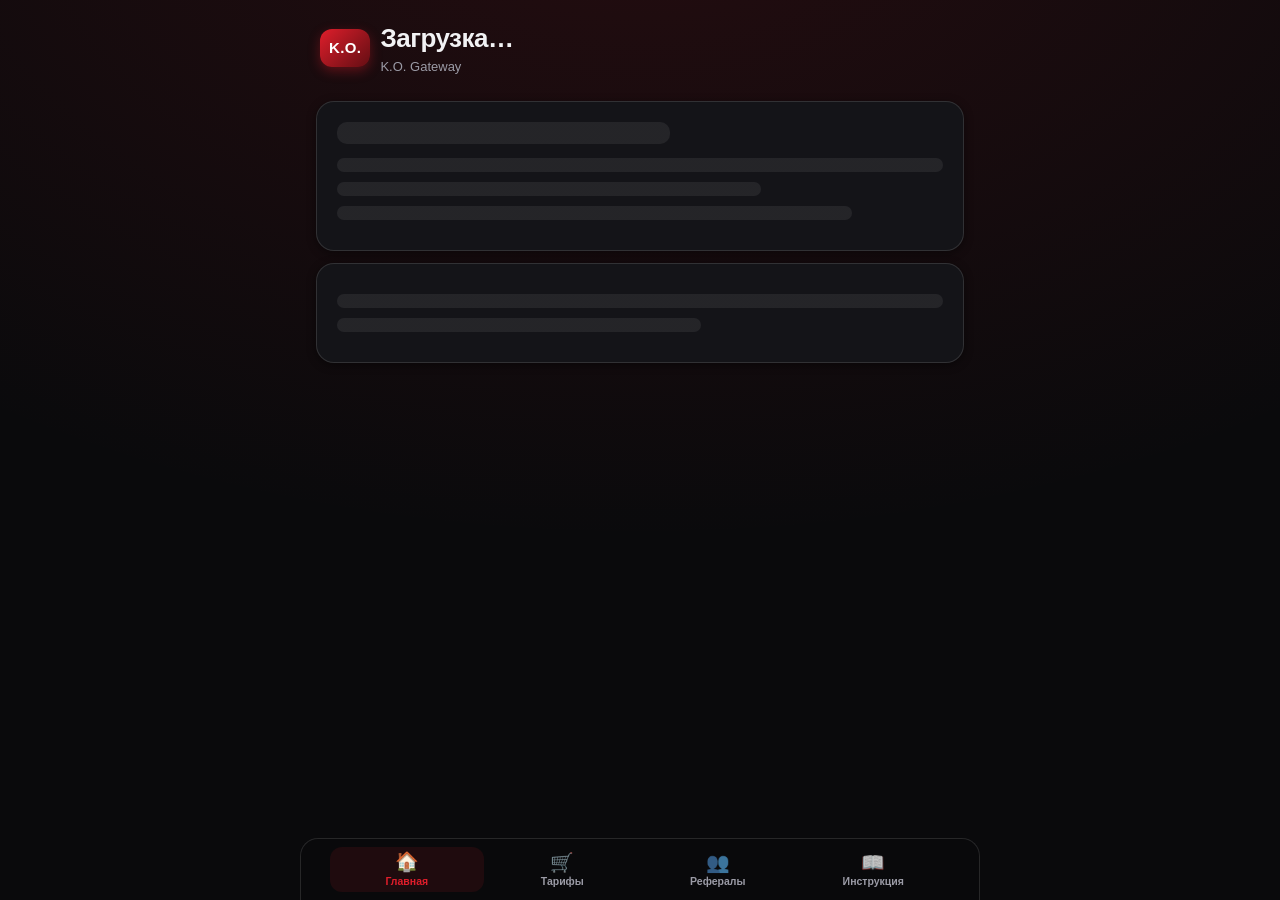
<file: static/index.html>
<!DOCTYPE html>
<html lang="ru">
<head>
<meta charset="UTF-8">
<meta name="viewport" content="width=device-width, initial-scale=1.0, viewport-fit=cover">
<meta name="theme-color" content="#0a0a0c">
<meta name="description" content="K.O. Gateway — управление подпиской и подключение">
<title>K.O. Gateway — подписка</title>
<!-- Telegram WebApp SDK: локальная копия (не зависит от доступности telegram.org
     и блокировок CDN). Файл статики отдаётся с нашего домена. -->
<script src="/static/telegram-web-app.js?v=20261114"></script>
<!-- SRI не применяется: официальный скрипт Telegram WebApp, его содержимое контролируется Telegram -->
<link rel="stylesheet" href="/static/style.css?v=20261114">
</head>
<body>
<div id="app">
  <div class="loading">Загрузка…</div>
</div>
<nav id="navbar" class="nav"><div class="nav-inner"></div></nav>
<div id="toast"></div>
<script src="/static/app.js?v=20261114"></script>
</body>
</html>
</file>
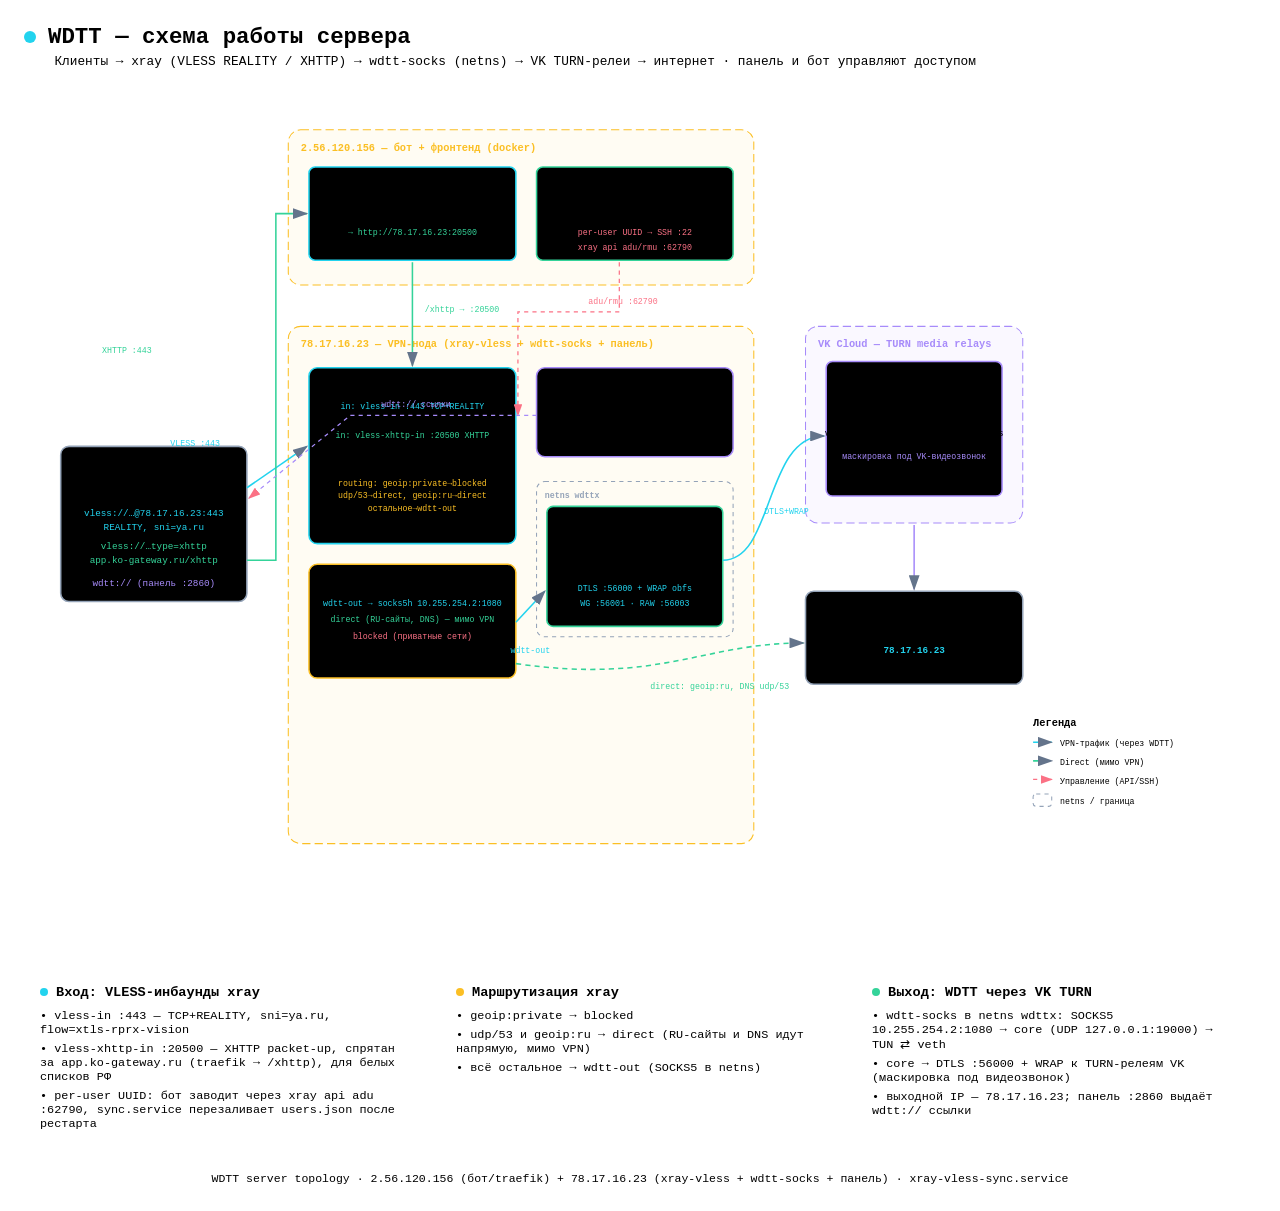
<file: docs/wdtt-architecture.html>
<!DOCTYPE html>
<html lang="ru">
<head>
  <meta charset="UTF-8">
  <meta name="viewport" content="width=device-width, initial-scale=1.0">
  <title>WDTT — схема работы сервера</title>
  <style>
    * { margin: 0; padding: 0; box-sizing: border-box; }
    body {
      font-family: 'JetBrains Mono', ui-monospace, monospace;
      color: var(--foreground);
      min-height: 100vh;
      padding: 1.5rem;
    }
    .container { max-width: 1240px; margin: 0 auto; }
    .header-row { display: flex; align-items: center; gap: .75rem; margin-bottom: .25rem; }
    .pulse-dot { width: 12px; height: 12px; background: #22d3ee; border-radius: 50%; animation: pulse 2s infinite; }
    @keyframes pulse { 0%,100% { opacity: 1; } 50% { opacity: .4; } }
    h1 { font-size: 1.4rem; font-weight: 700; }
    .subtitle { color: var(--muted-foreground); font-size: .8rem; margin: .25rem 0 1.25rem 1.9rem; }
    .diagram-container {
      background: var(--card);
      border-radius: 1rem;
      border: 1px solid var(--border);
      padding: 1rem;
      overflow-x: auto;
    }
    svg { width: 100%; min-width: 1000px; display: block; }
    .cards { display: grid; grid-template-columns: repeat(auto-fit, minmax(300px, 1fr)); gap: 1rem; margin-top: 1.25rem; }
    .card { background: var(--card); border: 1px solid var(--border); border-radius: .75rem; padding: 1rem; }
    .card-header { display: flex; align-items: center; gap: .5rem; margin-bottom: .6rem; }
    .card-dot { width: 8px; height: 8px; border-radius: 50%; }
    .cyan { background:#22d3ee; } .emerald { background:#34d399; } .amber { background:#fbbf24; } .rose { background:#fb7185; } .violet { background:#a78bfa; }
    .card h3 { font-size: .85rem; }
    .card ul { list-style: none; color: var(--muted-foreground); font-size: .74rem; }
    .card li { margin-bottom: .3rem; }
    .footer { text-align:center; color: var(--muted-foreground); font-size:.72rem; margin-top:1.25rem; }
  </style>
</head>
<body>
  <div class="container">
    <div class="header-row">
      <div class="pulse-dot"></div>
      <h1>WDTT — схема работы сервера</h1>
    </div>
    <p class="subtitle">Клиенты → xray (VLESS REALITY / XHTTP) → wdtt-socks (netns) → VK TURN-релеи → интернет · панель и бот управляют доступом</p>

    <div class="diagram-container">
      <svg viewBox="0 0 1160 800">
        <defs>
          <marker id="arrow" markerWidth="10" markerHeight="7" refX="9" refY="3.5" orient="auto">
            <polygon points="0 0, 10 3.5, 0 7" fill="#64748b"/>
          </marker>
          <marker id="arrowRose" markerWidth="10" markerHeight="7" refX="9" refY="3.5" orient="auto">
            <polygon points="0 0, 10 3.5, 0 7" fill="#fb7185"/>
          </marker>
          <pattern id="grid" width="40" height="40" patternUnits="userSpaceOnUse">
            <path d="M 40 0 L 0 0 0 40" fill="none" stroke="var(--border)" stroke-width="0.5"/>
          </pattern>
        </defs>
        <rect width="100%" height="100%" fill="url(#grid)"/>

        <!-- ================= КЛИЕНТЫ ================= -->
        <rect x="20" y="330" width="180" height="150" rx="8" fill="var(--card)" stroke="#94a3b8" stroke-width="1.5"/>
        <text x="110" y="355" fill="var(--foreground)" font-size="12" font-weight="700" text-anchor="middle">Клиенты</text>
        <text x="110" y="375" fill="var(--muted-foreground)" font-size="9" text-anchor="middle">iOS / Android / Win / Linux</text>
        <text x="110" y="397" fill="#22d3ee" font-size="9" text-anchor="middle">vless://…@78.17.16.23:443</text>
        <text x="110" y="411" fill="#22d3ee" font-size="9" text-anchor="middle">  REALITY, sni=ya.ru</text>
        <text x="110" y="429" fill="#34d399" font-size="9" text-anchor="middle">vless://…type=xhttp</text>
        <text x="110" y="443" fill="#34d399" font-size="9" text-anchor="middle">  app.ko-gateway.ru/xhttp</text>
        <text x="110" y="465" fill="#a78bfa" font-size="9" text-anchor="middle">wdtt:// (панель :2860)</text>

        <!-- ================= БОТ-СЕРВЕР ================= -->
        <rect x="240" y="24" width="450" height="150" rx="12" fill="rgba(251,191,36,0.05)" stroke="#fbbf24" stroke-width="1" stroke-dasharray="8,4"/>
        <text x="252" y="44" fill="#fbbf24" font-size="10" font-weight="700">2.56.120.156 — бот + фронтенд (docker)</text>

        <rect x="260" y="60" width="200" height="90" rx="6" fill="var(--card)" stroke="#22d3ee" stroke-width="1.5"/>
        <text x="360" y="82" fill="var(--foreground)" font-size="11" font-weight="600" text-anchor="middle">traefik :443</text>
        <text x="360" y="98" fill="var(--muted-foreground)" font-size="8" text-anchor="middle">app/auth.ko-gateway.ru (LE)</text>
        <text x="360" y="112" fill="var(--muted-foreground)" font-size="8" text-anchor="middle">Host(app) && PathPrefix(/xhttp)</text>
        <text x="360" y="126" fill="#34d399" font-size="8" text-anchor="middle">→ http://78.17.16.23:20500</text>
        <text x="360" y="140" fill="var(--muted-foreground)" font-size="8" text-anchor="middle">остальное → сайт/панель</text>

        <rect x="480" y="60" width="190" height="90" rx="6" fill="var(--card)" stroke="#34d399" stroke-width="1.5"/>
        <text x="575" y="82" fill="var(--foreground)" font-size="11" font-weight="600" text-anchor="middle">wdtt-bot (aiogram)</text>
        <text x="575" y="98" fill="var(--muted-foreground)" font-size="8" text-anchor="middle">Telegram-бот, /api, подписки</text>
        <text x="575" y="112" fill="var(--muted-foreground)" font-size="8" text-anchor="middle">генерит vless:// и vless_xhttp://</text>
        <text x="575" y="126" fill="#fb7185" font-size="8" text-anchor="middle">per-user UUID → SSH :22</text>
        <text x="575" y="140" fill="#fb7185" font-size="8" text-anchor="middle">xray api adu/rmu :62790</text>

        <!-- ================= VPN-НОДА ================= -->
        <rect x="240" y="214" width="450" height="500" rx="12" fill="rgba(251,191,36,0.05)" stroke="#fbbf24" stroke-width="1" stroke-dasharray="8,4"/>
        <text x="252" y="234" fill="#fbbf24" font-size="10" font-weight="700">78.17.16.23 — VPN-нода (xray-vless + wdtt-socks + панель)</text>

        <!-- xray -->
        <rect x="260" y="254" width="200" height="170" rx="8" fill="var(--card)" stroke="#22d3ee" stroke-width="1.5"/>
        <text x="360" y="276" fill="var(--foreground)" font-size="12" font-weight="700" text-anchor="middle">xray-vless</text>
        <text x="360" y="294" fill="#22d3ee" font-size="8" text-anchor="middle">in: vless-in :443 TCP+REALITY</text>
        <text x="360" y="306" fill="var(--muted-foreground)" font-size="8" text-anchor="middle">   sni=ya.ru, flow=vision, per-user UUID</text>
        <text x="360" y="322" fill="#34d399" font-size="8" text-anchor="middle">in: vless-xhttp-in :20500 XHTTP</text>
        <text x="360" y="334" fill="var(--muted-foreground)" font-size="8" text-anchor="middle">   packet-up, uplinkDataPlacement=header</text>
        <text x="360" y="350" fill="var(--muted-foreground)" font-size="8" text-anchor="middle">api :62790 (adu/rmu/inbounduser)</text>
        <text x="360" y="368" fill="#fbbf24" font-size="8" text-anchor="middle">routing: geoip:private→blocked</text>
        <text x="360" y="380" fill="#fbbf24" font-size="8" text-anchor="middle">udp/53→direct, geoip:ru→direct</text>
        <text x="360" y="392" fill="#fbbf24" font-size="8" text-anchor="middle">остальное→wdtt-out</text>
        <text x="360" y="412" fill="var(--muted-foreground)" font-size="8" text-anchor="middle">sync.service: users.json → оба инбаунда</text>

        <!-- outbounds -->
        <rect x="260" y="444" width="200" height="110" rx="8" fill="var(--card)" stroke="#fbbf24" stroke-width="1.5"/>
        <text x="360" y="466" fill="var(--foreground)" font-size="11" font-weight="700" text-anchor="middle">outbounds</text>
        <text x="360" y="484" fill="#22d3ee" font-size="8" text-anchor="middle">wdtt-out → socks5h 10.255.254.2:1080</text>
        <text x="360" y="500" fill="#34d399" font-size="8" text-anchor="middle">direct (RU-сайты, DNS) — мимо VPN</text>
        <text x="360" y="516" fill="#fb7185" font-size="8" text-anchor="middle">blocked (приватные сети)</text>
        <text x="360" y="540" fill="var(--muted-foreground)" font-size="8" text-anchor="middle">exit IP = 78.17.16.23 (NAT на ноде)</text>

        <!-- панель -->
        <rect x="480" y="254" width="190" height="86" rx="8" fill="var(--card)" stroke="#a78bfa" stroke-width="1.5"/>
        <text x="575" y="276" fill="var(--foreground)" font-size="11" font-weight="600" text-anchor="middle">панель WDTT :2860</text>
        <text x="575" y="292" fill="var(--muted-foreground)" font-size="8" text-anchor="middle">users, лимиты, трафик</text>
        <text x="575" y="306" fill="var(--muted-foreground)" font-size="8" text-anchor="middle">выдаёт wdtt:// ссылки клиентам</text>
        <text x="575" y="320" fill="var(--muted-foreground)" font-size="8" text-anchor="middle">/etc/wdtt/panel.db, users.json</text>

        <!-- netns wdtt-socks -->
        <rect x="480" y="364" width="190" height="150" rx="8" fill="transparent" stroke="#94a3b8" stroke-width="1" stroke-dasharray="4,4"/>
        <text x="488" y="380" fill="#94a3b8" font-size="8" font-weight="700">netns wdttx</text>
        <rect x="490" y="388" width="170" height="116" rx="6" fill="var(--card)" stroke="#34d399" stroke-width="1.5"/>
        <text x="575" y="408" fill="var(--foreground)" font-size="11" font-weight="700" text-anchor="middle">wdtt-socks</text>
        <text x="575" y="424" fill="var(--muted-foreground)" font-size="8" text-anchor="middle">SOCKS5 10.255.254.2:1080</text>
        <text x="575" y="438" fill="var(--muted-foreground)" font-size="8" text-anchor="middle">core: UDP 127.0.0.1:19000</text>
        <text x="575" y="452" fill="var(--muted-foreground)" font-size="8" text-anchor="middle">TUN ⇄ veth: host .1/24 ↔ ns .2/24</text>
        <text x="575" y="470" fill="#22d3ee" font-size="8" text-anchor="middle">DTLS :56000 + WRAP obfs</text>
        <text x="575" y="484" fill="#22d3ee" font-size="8" text-anchor="middle">WG :56001 · RAW :56003</text>
        <text x="575" y="498" fill="var(--muted-foreground)" font-size="8" text-anchor="middle">движок wg-turn-client/core</text>

        <!-- ================= VK CLOUD ================= -->
        <rect x="740" y="214" width="210" height="190" rx="12" fill="rgba(167,139,250,0.06)" stroke="#a78bfa" stroke-width="1" stroke-dasharray="8,4"/>
        <text x="752" y="234" fill="#a78bfa" font-size="10" font-weight="700">VK Cloud — TURN media relays</text>
        <rect x="760" y="248" width="170" height="130" rx="6" fill="var(--card)" stroke="#a78bfa" stroke-width="1.5"/>
        <text x="845" y="270" fill="var(--foreground)" font-size="11" font-weight="600" text-anchor="middle">mtr*.vk.com :443</text>
        <text x="845" y="288" fill="var(--muted-foreground)" font-size="8" text-anchor="middle">DTLS/TURN relay (UDP over 443)</text>
        <text x="845" y="304" fill="var(--muted-foreground)" font-size="8" text-anchor="middle">WRAP-обфускация (RTP-like)</text>
        <text x="845" y="320" fill="var(--muted-foreground)" font-size="8" text-anchor="middle">vk_hash → звонок → relay credentials</text>
        <text x="845" y="342" fill="#a78bfa" font-size="8" text-anchor="middle">маскировка под VK-видеозвонок</text>
        <text x="845" y="358" fill="var(--muted-foreground)" font-size="8" text-anchor="middle">в белых списках РФ проходит как VK</text>

        <!-- ================= ИНТЕРНЕТ ================= -->
        <rect x="740" y="470" width="210" height="90" rx="8" fill="var(--card)" stroke="#94a3b8" stroke-width="1.5"/>
        <text x="845" y="498" fill="var(--foreground)" font-size="12" font-weight="700" text-anchor="middle">Интернет</text>
        <text x="845" y="516" fill="var(--muted-foreground)" font-size="9" text-anchor="middle">весь трафик выходит с IP</text>
        <text x="845" y="530" fill="#22d3ee" font-size="9" font-weight="600" text-anchor="middle">78.17.16.23</text>

        <!-- ================= СВЯЗИ ================= -->
        <!-- клиенты → xray REALITY -->
        <line x1="200" y1="370" x2="258" y2="330" stroke="#22d3ee" stroke-width="1.5" marker-end="url(#arrow)"/>
        <text x="150" y="330" fill="#22d3ee" font-size="8" text-anchor="middle">VLESS :443</text>
        <!-- клиенты → traefik (xhttp) -->
        <path d="M 200 440 L 228 440 L 228 105 L 258 105" fill="none" stroke="#34d399" stroke-width="1.5" marker-end="url(#arrow)"/>
        <text x="60" y="240" fill="#34d399" font-size="8">XHTTP :443</text>
        <!-- traefik → xray :20500 -->
        <line x1="360" y1="152" x2="360" y2="252" stroke="#34d399" stroke-width="1.5" marker-end="url(#arrow)"/>
        <text x="372" y="200" fill="#34d399" font-size="8">/xhttp → :20500</text>
        <!-- xray outbounds → socks -->
        <line x1="460" y1="500" x2="488" y2="470" stroke="#22d3ee" stroke-width="1.5" marker-end="url(#arrow)"/>
        <text x="474" y="530" fill="#22d3ee" font-size="8" text-anchor="middle">wdtt-out</text>
        <!-- socks → VK TURN -->
        <path d="M 660 440 C 710 440 700 320 758 320" fill="none" stroke="#22d3ee" stroke-width="1.5" marker-end="url(#arrow)"/>
        <text x="700" y="395" fill="#22d3ee" font-size="8">DTLS+WRAP</text>
        <!-- VK → интернет -->
        <line x1="845" y1="406" x2="845" y2="468" stroke="#a78bfa" stroke-width="1.5" marker-end="url(#arrow)"/>
        <!-- direct → интернет -->
        <path d="M 460 540 C 600 560 640 520 738 520" fill="none" stroke="#34d399" stroke-width="1.5" stroke-dasharray="5,4" marker-end="url(#arrow)"/>
        <text x="590" y="565" fill="#34d399" font-size="8">direct: geoip:ru, DNS udp/53</text>
        <!-- bot → xray api (control) -->
        <path d="M 560 152 L 560 200 L 462 200 L 462 300" fill="none" stroke="#fb7185" stroke-width="1.2" stroke-dasharray="4,4" marker-end="url(#arrowRose)"/>
        <text x="530" y="192" fill="#fb7185" font-size="8">adu/rmu :62790</text>
        <!-- панель → клиенты (wdtt links) -->
        <path d="M 480 300 L 300 300 L 202 380" fill="none" stroke="#a78bfa" stroke-width="1.2" stroke-dasharray="4,4" marker-end="url(#arrowRose)"/>
        <text x="330" y="292" fill="#a78bfa" font-size="8">wdtt:// ссылки</text>

        <!-- legend -->
        <text x="960" y="600" fill="var(--foreground)" font-size="10" font-weight="700">Легенда</text>
        <line x1="960" y1="616" x2="978" y2="616" stroke="#22d3ee" stroke-width="1.5" marker-end="url(#arrow)"/>
        <text x="986" y="620" fill="var(--muted-foreground)" font-size="8">VPN-трафик (через WDTT)</text>
        <line x1="960" y1="634" x2="978" y2="634" stroke="#34d399" stroke-width="1.5" stroke-dasharray="5,4" marker-end="url(#arrow)"/>
        <text x="986" y="638" fill="var(--muted-foreground)" font-size="8">Direct (мимо VPN)</text>
        <line x1="960" y1="652" x2="978" y2="652" stroke="#fb7185" stroke-width="1.2" stroke-dasharray="4,4" marker-end="url(#arrowRose)"/>
        <text x="986" y="656" fill="var(--muted-foreground)" font-size="8">Управление (API/SSH)</text>
        <rect x="960" y="666" width="18" height="12" rx="3" fill="transparent" stroke="#94a3b8" stroke-width="1" stroke-dasharray="4,4"/>
        <text x="986" y="676" fill="var(--muted-foreground)" font-size="8">netns / граница</text>
      </svg>
    </div>

    <div class="cards">
      <div class="card">
        <div class="card-header"><div class="card-dot cyan"></div><h3>Вход: VLESS-инбаунды xray</h3></div>
        <ul>
          <li>• vless-in :443 — TCP+REALITY, sni=ya.ru, flow=xtls-rprx-vision</li>
          <li>• vless-xhttp-in :20500 — XHTTP packet-up, спрятан за app.ko-gateway.ru (traefik → /xhttp), для белых списков РФ</li>
          <li>• per-user UUID: бот заводит через xray api adu :62790, sync.service перезаливает users.json после рестарта</li>
        </ul>
      </div>
      <div class="card">
        <div class="card-header"><div class="card-dot amber"></div><h3>Маршрутизация xray</h3></div>
        <ul>
          <li>• geoip:private → blocked</li>
          <li>• udp/53 и geoip:ru → direct (RU-сайты и DNS идут напрямую, мимо VPN)</li>
          <li>• всё остальное → wdtt-out (SOCKS5 в netns)</li>
        </ul>
      </div>
      <div class="card">
        <div class="card-header"><div class="card-dot emerald"></div><h3>Выход: WDTT через VK TURN</h3></div>
        <ul>
          <li>• wdtt-socks в netns wdttx: SOCKS5 10.255.254.2:1080 → core (UDP 127.0.0.1:19000) → TUN ⇄ veth</li>
          <li>• core → DTLS :56000 + WRAP к TURN-релеям VK (маскировка под видеозвонок)</li>
          <li>• выходной IP — 78.17.16.23; панель :2860 выдаёт wdtt:// ссылки</li>
        </ul>
      </div>
    </div>

    <p class="footer">WDTT server topology · 2.56.120.156 (бот/traefik) + 78.17.16.23 (xray-vless + wdtt-socks + панель) · xray-vless-sync.service</p>
  </div>
</body>
</html>
</file>
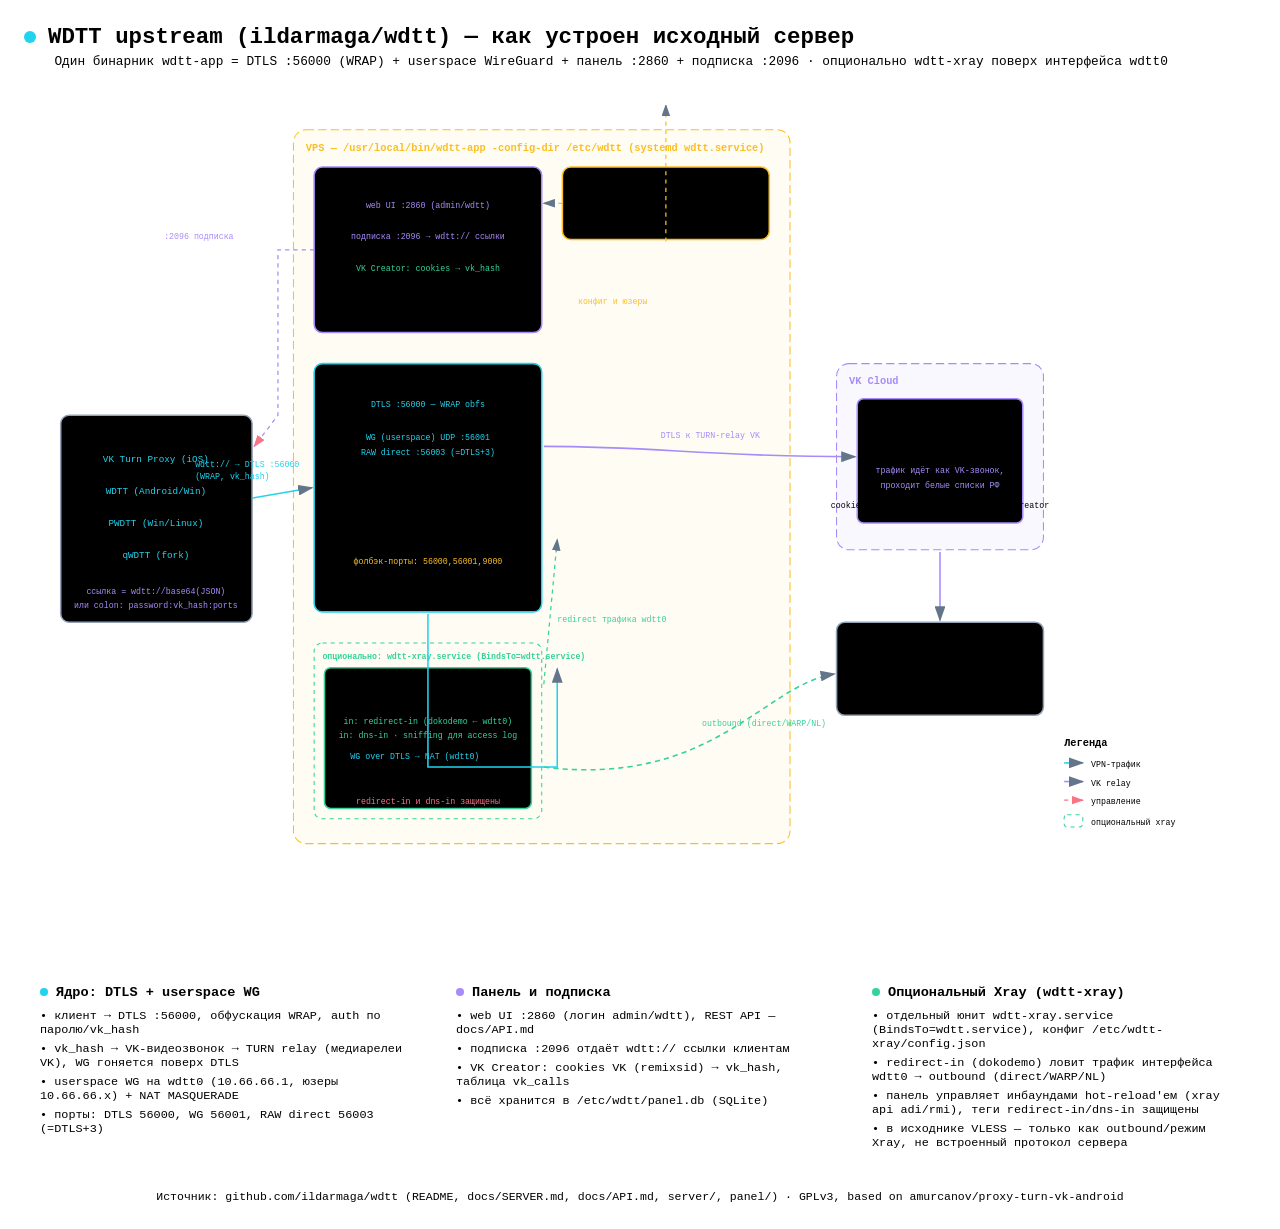
<file: docs/wdtt-upstream-architecture.html>
<!DOCTYPE html>
<html lang="ru">
<head>
  <meta charset="UTF-8">
  <meta name="viewport" content="width=device-width, initial-scale=1.0">
  <title>WDTT (upstream, ildarmaga/wdtt) — схема работы</title>
  <style>
    * { margin: 0; padding: 0; box-sizing: border-box; }
    body { font-family: 'JetBrains Mono', ui-monospace, monospace; color: var(--foreground); min-height: 100vh; padding: 1.5rem; }
    .container { max-width: 1240px; margin: 0 auto; }
    .header-row { display: flex; align-items: center; gap: .75rem; margin-bottom: .25rem; }
    .pulse-dot { width: 12px; height: 12px; background: #22d3ee; border-radius: 50%; animation: pulse 2s infinite; }
    @keyframes pulse { 0%,100% { opacity: 1; } 50% { opacity: .4; } }
    h1 { font-size: 1.4rem; font-weight: 700; }
    .subtitle { color: var(--muted-foreground); font-size: .8rem; margin: .25rem 0 1.25rem 1.9rem; }
    .diagram-container { background: var(--card); border-radius: 1rem; border: 1px solid var(--border); padding: 1rem; overflow-x: auto; }
    svg { width: 100%; min-width: 1000px; display: block; }
    .cards { display: grid; grid-template-columns: repeat(auto-fit, minmax(300px, 1fr)); gap: 1rem; margin-top: 1.25rem; }
    .card { background: var(--card); border: 1px solid var(--border); border-radius: .75rem; padding: 1rem; }
    .card-header { display: flex; align-items: center; gap: .5rem; margin-bottom: .6rem; }
    .card-dot { width: 8px; height: 8px; border-radius: 50%; }
    .cyan { background:#22d3ee; } .emerald { background:#34d399; } .amber { background:#fbbf24; } .rose { background:#fb7185; } .violet { background:#a78bfa; }
    .card h3 { font-size: .85rem; }
    .card ul { list-style: none; color: var(--muted-foreground); font-size: .74rem; }
    .card li { margin-bottom: .3rem; }
    .footer { text-align:center; color: var(--muted-foreground); font-size:.72rem; margin-top:1.25rem; }
  </style>
</head>
<body>
  <div class="container">
    <div class="header-row">
      <div class="pulse-dot"></div>
      <h1>WDTT upstream (ildarmaga/wdtt) — как устроен исходный сервер</h1>
    </div>
    <p class="subtitle">Один бинарник wdtt-app = DTLS :56000 (WRAP) + userspace WireGuard + панель :2860 + подписка :2096 · опционально wdtt-xray поверх интерфейса wdtt0</p>

    <div class="diagram-container">
      <svg viewBox="0 0 1160 800">
        <defs>
          <marker id="arrow" markerWidth="10" markerHeight="7" refX="9" refY="3.5" orient="auto">
            <polygon points="0 0, 10 3.5, 0 7" fill="#64748b"/>
          </marker>
          <marker id="arrowRose" markerWidth="10" markerHeight="7" refX="9" refY="3.5" orient="auto">
            <polygon points="0 0, 10 3.5, 0 7" fill="#fb7185"/>
          </marker>
          <pattern id="grid" width="40" height="40" patternUnits="userSpaceOnUse">
            <path d="M 40 0 L 0 0 0 40" fill="none" stroke="var(--border)" stroke-width="0.5"/>
          </pattern>
        </defs>
        <rect width="100%" height="100%" fill="url(#grid)"/>

        <!-- ================= КЛИЕНТЫ ================= -->
        <rect x="20" y="300" width="185" height="200" rx="8" fill="var(--card)" stroke="#94a3b8" stroke-width="1.5"/>
        <text x="112" y="325" fill="var(--foreground)" font-size="12" font-weight="700" text-anchor="middle">Клиенты</text>
        <text x="112" y="345" fill="#22d3ee" font-size="9" text-anchor="middle">VK Turn Proxy (iOS)</text>
        <text x="112" y="358" fill="var(--muted-foreground)" font-size="8" text-anchor="middle">wdtt:// colon, 1 хеш</text>
        <text x="112" y="376" fill="#22d3ee" font-size="9" text-anchor="middle">WDTT (Android/Win)</text>
        <text x="112" y="389" fill="var(--muted-foreground)" font-size="8" text-anchor="middle">wdtt:// colon, до 4 хешей</text>
        <text x="112" y="407" fill="#22d3ee" font-size="9" text-anchor="middle">PWDTT (Win/Linux)</text>
        <text x="112" y="420" fill="var(--muted-foreground)" font-size="8" text-anchor="middle">релизы pwdtt-client-*</text>
        <text x="112" y="438" fill="#22d3ee" font-size="9" text-anchor="middle">qWDTT (fork)</text>
        <text x="112" y="451" fill="var(--muted-foreground)" font-size="8" text-anchor="middle">qwdtt:// hashes=h1,h2…</text>
        <text x="112" y="473" fill="#a78bfa" font-size="8" text-anchor="middle">ссылка = wdtt://base64(JSON)</text>
        <text x="112" y="486" fill="#a78bfa" font-size="8" text-anchor="middle">или colon: password:vk_hash:ports</text>

        <!-- ================= VPS ГРАНИЦА ================= -->
        <rect x="245" y="24" width="480" height="690" rx="12" fill="rgba(251,191,36,0.05)" stroke="#fbbf24" stroke-width="1" stroke-dasharray="8,4"/>
        <text x="257" y="44" fill="#fbbf24" font-size="10" font-weight="700">VPS — /usr/local/bin/wdtt-app -config-dir /etc/wdtt (systemd wdtt.service)</text>

        <!-- server core -->
        <rect x="265" y="250" width="220" height="240" rx="8" fill="var(--card)" stroke="#22d3ee" stroke-width="1.5"/>
        <text x="375" y="272" fill="var(--foreground)" font-size="12" font-weight="700" text-anchor="middle">wdtt-server (core)</text>
        <text x="375" y="292" fill="#22d3ee" font-size="8" text-anchor="middle">DTLS :56000 — WRAP obfs</text>
        <text x="375" y="306" fill="var(--muted-foreground)" font-size="8" text-anchor="middle">auth: password / vk_hash</text>
        <text x="375" y="324" fill="#22d3ee" font-size="8" text-anchor="middle">WG (userspace) UDP :56001</text>
        <text x="375" y="338" fill="#22d3ee" font-size="8" text-anchor="middle">RAW direct :56003 (=DTLS+3)</text>
        <text x="375" y="356" fill="var(--muted-foreground)" font-size="8" text-anchor="middle">интерфейс wdtt0, 10.66.66.1</text>
        <text x="375" y="370" fill="var(--muted-foreground)" font-size="8" text-anchor="middle">юзерам 10.66.66.x, NAT MASQUERADE</text>
        <text x="375" y="388" fill="var(--muted-foreground)" font-size="8" text-anchor="middle">GETCONF multi-user + rate-limit</text>
        <text x="375" y="406" fill="var(--muted-foreground)" font-size="8" text-anchor="middle">логи: [WRAP] [DTLS] [WG] [ПОДКЛ]</text>
        <text x="375" y="420" fill="var(--muted-foreground)" font-size="8" text-anchor="middle">[RELAY] [СТАТ] [NAT] [TC]</text>
        <text x="375" y="444" fill="#fbbf24" font-size="8" text-anchor="middle">фолбэк-порты: 56000,56001,9000</text>
        <text x="375" y="466" fill="var(--muted-foreground)" font-size="8" text-anchor="middle">admin API: GET /health (-admin-addr)</text>

        <!-- панель -->
        <rect x="265" y="60" width="220" height="160" rx="8" fill="var(--card)" stroke="#a78bfa" stroke-width="1.5"/>
        <text x="375" y="82" fill="var(--foreground)" font-size="12" font-weight="700" text-anchor="middle">wdtt-panel</text>
        <text x="375" y="100" fill="#a78bfa" font-size="8" text-anchor="middle">web UI :2860 (admin/wdtt)</text>
        <text x="375" y="114" fill="var(--muted-foreground)" font-size="8" text-anchor="middle">3x-ui-стиль: users, inbound, трафик</text>
        <text x="375" y="130" fill="#a78bfa" font-size="8" text-anchor="middle">подписка :2096 → wdtt:// ссылки</text>
        <text x="375" y="144" fill="var(--muted-foreground)" font-size="8" text-anchor="middle">REST API (docs/API.md), ACME</text>
        <text x="375" y="160" fill="#34d399" font-size="8" text-anchor="middle">VK Creator: cookies → vk_hash</text>
        <text x="375" y="174" fill="var(--muted-foreground)" font-size="8" text-anchor="middle">таблица vk_calls (живые звонки)</text>
        <text x="375" y="196" fill="var(--muted-foreground)" font-size="8" text-anchor="middle">хранение: /etc/wdtt/panel.db (SQLite)</text>

        <!-- xray опционально -->
        <rect x="265" y="520" width="220" height="170" rx="8" fill="transparent" stroke="#34d399" stroke-width="1" stroke-dasharray="4,4"/>
        <text x="273" y="536" fill="#34d399" font-size="8" font-weight="700">опционально: wdtt-xray.service (BindsTo=wdtt.service)</text>
        <rect x="275" y="544" width="200" height="136" rx="6" fill="var(--card)" stroke="#34d399" stroke-width="1.5"/>
        <text x="375" y="564" fill="var(--foreground)" font-size="11" font-weight="700" text-anchor="middle">wdtt-xray</text>
        <text x="375" y="582" fill="var(--muted-foreground)" font-size="8" text-anchor="middle">конфиг /etc/wdtt-xray/config.json</text>
        <text x="375" y="598" fill="#34d399" font-size="8" text-anchor="middle">in: redirect-in (dokodemo ← wdtt0)</text>
        <text x="375" y="612" fill="#34d399" font-size="8" text-anchor="middle">in: dns-in · sniffing для access log</text>
        <text x="375" y="628" fill="var(--muted-foreground)" font-size="8" text-anchor="middle">out: freedom / WARP / NL-прокси</text>
        <text x="375" y="644" fill="var(--muted-foreground)" font-size="8" text-anchor="middle">stats + api, hot-reload adi/rmi</text>
        <text x="375" y="660" fill="var(--muted-foreground)" font-size="8" text-anchor="middle">панель управляет через /panel/xray/*</text>
        <text x="375" y="676" fill="#fb7185" font-size="8" text-anchor="middle">redirect-in и dns-in защищены</text>

        <!-- панель.db связь -->
        <rect x="505" y="60" width="200" height="70" rx="8" fill="var(--card)" stroke="#fbbf24" stroke-width="1.5"/>
        <text x="605" y="84" fill="var(--foreground)" font-size="11" font-weight="700" text-anchor="middle">panel.db (SQLite)</text>
        <text x="605" y="100" fill="var(--muted-foreground)" font-size="8" text-anchor="middle">inbound, users, settings, vk_cookies,</text>
        <text x="605" y="114" fill="var(--muted-foreground)" font-size="8" text-anchor="middle">vk_calls, xray meta/config</text>

        <!-- ================= VK CLOUD ================= -->
        <rect x="770" y="250" width="200" height="180" rx="12" fill="rgba(167,139,250,0.06)" stroke="#a78bfa" stroke-width="1" stroke-dasharray="8,4"/>
        <text x="782" y="270" fill="#a78bfa" font-size="10" font-weight="700">VK Cloud</text>
        <rect x="790" y="284" width="160" height="120" rx="6" fill="var(--card)" stroke="#a78bfa" stroke-width="1.5"/>
        <text x="870" y="306" fill="var(--foreground)" font-size="11" font-weight="600" text-anchor="middle">TURN media relays</text>
        <text x="870" y="324" fill="var(--muted-foreground)" font-size="8" text-anchor="middle">vk_hash = join link видеозвонка</text>
        <text x="870" y="338" fill="var(--muted-foreground)" font-size="8" text-anchor="middle">→ звонок → creds relay (ICE)</text>
        <text x="870" y="356" fill="#a78bfa" font-size="8" text-anchor="middle">трафик идёт как VK-звонок,</text>
        <text x="870" y="370" fill="#a78bfa" font-size="8" text-anchor="middle">проходит белые списки РФ</text>
        <text x="870" y="390" fill="var(--muted-foreground)" font-size="8" text-anchor="middle">cookies (remixsid) — WhitelistBypass.Creator</text>

        <!-- ================= ИНТЕРНЕТ ================= -->
        <rect x="770" y="500" width="200" height="90" rx="8" fill="var(--card)" stroke="#94a3b8" stroke-width="1.5"/>
        <text x="870" y="528" fill="var(--foreground)" font-size="12" font-weight="700" text-anchor="middle">Интернет</text>
        <text x="870" y="546" fill="var(--muted-foreground)" font-size="9" text-anchor="middle">exit IP = IP VPS</text>
        <text x="870" y="562" fill="var(--muted-foreground)" font-size="9" text-anchor="middle">(NAT MASQUERADE на wdtt0)</text>

        <!-- ================= СВЯЗИ ================= -->
        <!-- клиенты → DTLS -->
        <line x1="205" y1="380" x2="263" y2="370" stroke="#22d3ee" stroke-width="1.5" marker-end="url(#arrow)"/>
        <text x="150" y="350" fill="#22d3ee" font-size="8">wdtt:// → DTLS :56000</text>
        <text x="150" y="362" fill="#22d3ee" font-size="8">(WRAP, vk_hash)</text>
        <!-- DTLS → WG/NAT → интернет (через relay) -->
        <path d="M 375 492 L 375 640 L 500 640 L 500 545" fill="none" stroke="#22d3ee" stroke-width="1.5" marker-end="url(#arrow)"/>
        <text x="300" y="632" fill="#22d3ee" font-size="8">WG over DTLS → NAT (wdtt0)</text>
        <!-- сервер → VK relay -->
        <path d="M 487 330 C 600 330 640 340 788 340" fill="none" stroke="#a78bfa" stroke-width="1.5" marker-end="url(#arrow)"/>
        <text x="600" y="322" fill="#a78bfa" font-size="8">DTLS к TURN-relay VK</text>
        <!-- relay → интернет -->
        <line x1="870" y1="432" x2="870" y2="498" stroke="#a78bfa" stroke-width="1.5" marker-end="url(#arrow)"/>
        <!-- panel.db → server/panel -->
        <line x1="505" y1="95" x2="487" y2="95" stroke="#fbbf24" stroke-width="1.2" stroke-dasharray="4,4" marker-end="url(#arrow)"/>
        <line x1="605" y1="132" x2="605" y2="200 L 487 200 L 487 280" fill="none" stroke="#fbbf24" stroke-width="1.2" stroke-dasharray="4,4" marker-end="url(#arrow)"/>
        <text x="520" y="192" fill="#fbbf24" font-size="8">конфиг и юзеры</text>
        <!-- панель → подписка → клиенты -->
        <path d="M 265 140 L 230 140 L 230 300 L 207 330" fill="none" stroke="#a78bfa" stroke-width="1.2" stroke-dasharray="4,4" marker-end="url(#arrowRose)"/>
        <text x="120" y="130" fill="#a78bfa" font-size="8">:2096 подписка</text>
        <!-- xray tap wdtt0 -->
        <line x1="487" y1="560" x2="500" y2="420" stroke="#34d399" stroke-width="1.2" stroke-dasharray="4,4" marker-end="url(#arrow)"/>
        <text x="500" y="500" fill="#34d399" font-size="8">redirect трафика wdtt0</text>
        <!-- xray out → интернет -->
        <path d="M 487 640 C 650 660 700 560 768 550" fill="none" stroke="#34d399" stroke-width="1.5" stroke-dasharray="5,4" marker-end="url(#arrow)"/>
        <text x="640" y="600" fill="#34d399" font-size="8">outbound (direct/WARP/NL)</text>

        <!-- legend -->
        <text x="990" y="620" fill="var(--foreground)" font-size="10" font-weight="700">Легенда</text>
        <line x1="990" y1="636" x2="1008" y2="636" stroke="#22d3ee" stroke-width="1.5" marker-end="url(#arrow)"/>
        <text x="1016" y="640" fill="var(--muted-foreground)" font-size="8">VPN-трафик</text>
        <line x1="990" y1="654" x2="1008" y2="654" stroke="#a78bfa" stroke-width="1.5" marker-end="url(#arrow)"/>
        <text x="1016" y="658" fill="var(--muted-foreground)" font-size="8">VK relay</text>
        <line x1="990" y1="672" x2="1008" y2="672" stroke="#fb7185" stroke-width="1.2" stroke-dasharray="4,4" marker-end="url(#arrowRose)"/>
        <text x="1016" y="676" fill="var(--muted-foreground)" font-size="8">управление</text>
        <rect x="990" y="686" width="18" height="12" rx="3" fill="transparent" stroke="#34d399" stroke-width="1" stroke-dasharray="4,4"/>
        <text x="1016" y="696" fill="var(--muted-foreground)" font-size="8">опциональный xray</text>
      </svg>
    </div>

    <div class="cards">
      <div class="card">
        <div class="card-header"><div class="card-dot cyan"></div><h3>Ядро: DTLS + userspace WG</h3></div>
        <ul>
          <li>• клиент → DTLS :56000, обфускация WRAP, auth по паролю/vk_hash</li>
          <li>• vk_hash → VK-видеозвонок → TURN relay (медиарелеи VK), WG гоняется поверх DTLS</li>
          <li>• userspace WG на wdtt0 (10.66.66.1, юзеры 10.66.66.x) + NAT MASQUERADE</li>
          <li>• порты: DTLS 56000, WG 56001, RAW direct 56003 (=DTLS+3)</li>
        </ul>
      </div>
      <div class="card">
        <div class="card-header"><div class="card-dot violet"></div><h3>Панель и подписка</h3></div>
        <ul>
          <li>• web UI :2860 (логин admin/wdtt), REST API — docs/API.md</li>
          <li>• подписка :2096 отдаёт wdtt:// ссылки клиентам</li>
          <li>• VK Creator: cookies VK (remixsid) → vk_hash, таблица vk_calls</li>
          <li>• всё хранится в /etc/wdtt/panel.db (SQLite)</li>
        </ul>
      </div>
      <div class="card">
        <div class="card-header"><div class="card-dot emerald"></div><h3>Опциональный Xray (wdtt-xray)</h3></div>
        <ul>
          <li>• отдельный юнит wdtt-xray.service (BindsTo=wdtt.service), конфиг /etc/wdtt-xray/config.json</li>
          <li>• redirect-in (dokodemo) ловит трафик интерфейса wdtt0 → outbound (direct/WARP/NL)</li>
          <li>• панель управляет инбаундами hot-reload'ем (xray api adi/rmi), теги redirect-in/dns-in защищены</li>
          <li>• в исходнике VLESS — только как outbound/режим Xray, не встроенный протокол сервера</li>
        </ul>
      </div>
    </div>

    <p class="footer">Источник: github.com/ildarmaga/wdtt (README, docs/SERVER.md, docs/API.md, server/, panel/) · GPLv3, based on amurcanov/proxy-turn-vk-android</p>
  </div>
</body>
</html>
</file>
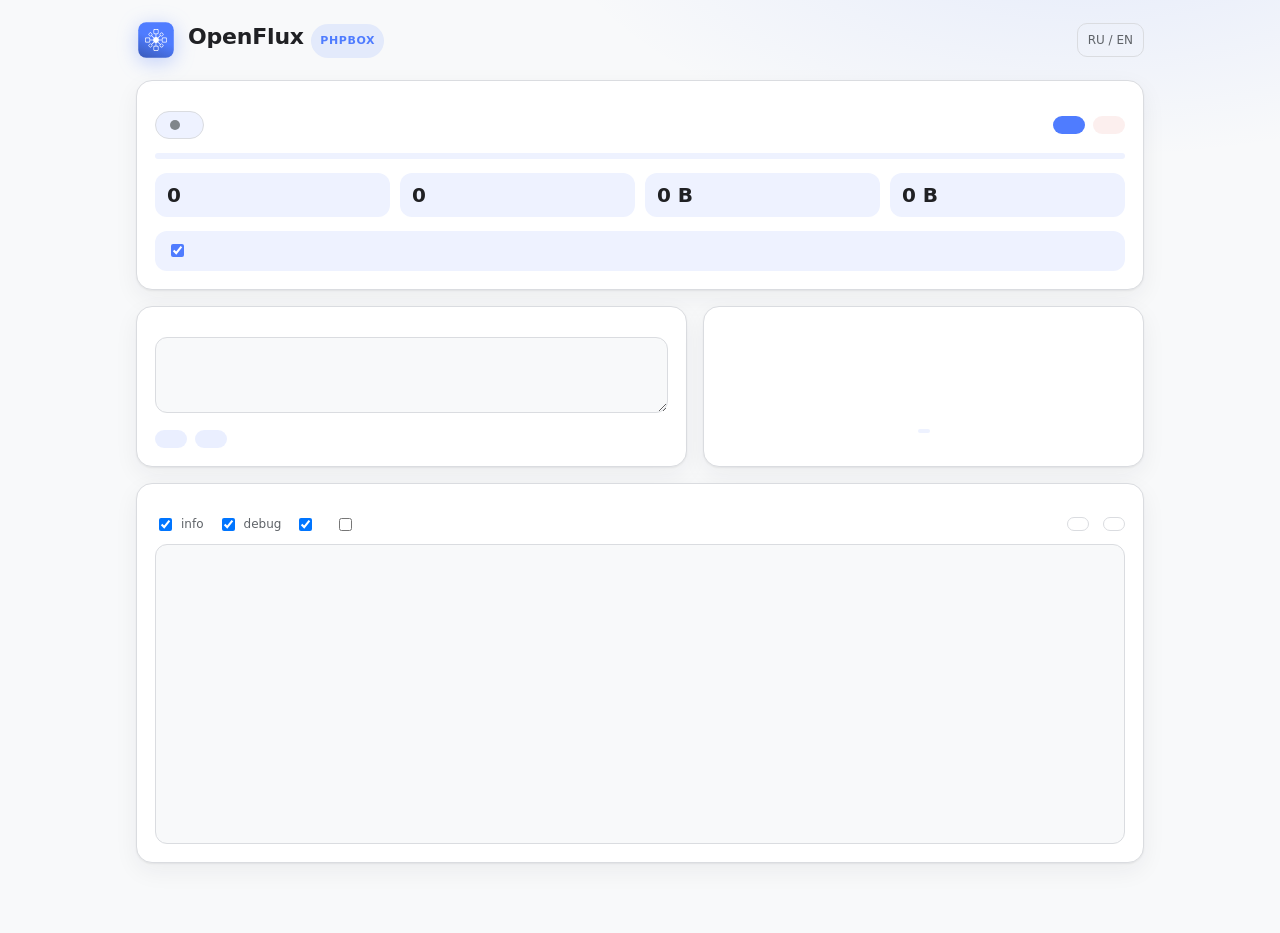
<file: OpenFlux/deploy/phpbox/lib/page.html>
<!doctype html>
<html lang="ru">
<head>
<meta charset="utf-8">
<meta name="viewport" content="width=device-width,initial-scale=1">
<meta name="robots" content="noindex">
<title>%%TITLE%% · OpenFlux</title>
<style>
:root{
  --bg:#F8F9FA;--surface:#fff;--tonal:#EEF2FF;--border:#DADCE0;--text:#202124;--text2:#5F6368;--hint:#80868B;
  --accent:#4F7CFF;--accent-press:#3B5DBF;--accent-soft:rgba(79,124,255,.12);--ok:#1E8E3E;--warn:#D97706;--danger:#D93025;
  --danger-soft:rgba(217,48,37,.08);--ok-soft:rgba(30,142,62,.10);--warn-soft:rgba(251,191,36,.16);--log:#3C4043;--shadow:0 1px 2px rgba(0,0,0,.06),0 8px 24px rgba(31,41,55,.06);
}
@media (prefers-color-scheme:dark){:root:not([data-theme=light]){
  --bg:#080B12;--surface:#131722;--tonal:#1B2233;--border:#2A3446;--text:#fff;--text2:#8A92A6;--hint:#5A6272;
  --accent-press:#3B5DBF;--accent-soft:rgba(79,124,255,.16);--ok:#34D399;--warn:#FBBF24;--danger:#F28B82;
  --danger-soft:rgba(242,139,130,.12);--ok-soft:rgba(52,211,153,.12);--warn-soft:rgba(251,191,36,.12);--log:#DADCE0;--shadow:0 1px 2px rgba(0,0,0,.4),0 12px 32px rgba(0,0,0,.35);}}
:root[data-theme=dark]{
  --bg:#080B12;--surface:#131722;--tonal:#1B2233;--border:#2A3446;--text:#fff;--text2:#8A92A6;--hint:#5A6272;
  --accent-press:#3B5DBF;--accent-soft:rgba(79,124,255,.16);--ok:#34D399;--warn:#FBBF24;--danger:#F28B82;
  --danger-soft:rgba(242,139,130,.12);--ok-soft:rgba(52,211,153,.12);--warn-soft:rgba(251,191,36,.12);--log:#DADCE0;--shadow:0 1px 2px rgba(0,0,0,.4),0 12px 32px rgba(0,0,0,.35);}
*{box-sizing:border-box}
html,body{margin:0}
body{background:var(--bg);color:var(--text);font:14px/20px -apple-system,BlinkMacSystemFont,"Segoe UI",Roboto,Inter,system-ui,sans-serif;-webkit-font-smoothing:antialiased;
  background-image:radial-gradient(900px 420px at 85% -10%,var(--accent-soft),transparent 60%)}
.wrap{max-width:1040px;margin:0 auto;padding:20px 16px 48px}
header{display:flex;align-items:center;gap:12px;margin-bottom:20px}
header svg{width:40px;height:40px;flex:none;filter:drop-shadow(0 4px 10px rgba(79,124,255,.35))}
h1{font-size:22px;line-height:28px;margin:0;font-weight:700;letter-spacing:-.2px}
.sub{color:var(--text2);font-size:12px}
.spacer{flex:1}
.chip{display:inline-flex;align-items:center;gap:6px;font-size:11px;font-weight:700;letter-spacing:.6px;text-transform:uppercase;padding:3px 9px;border-radius:999px;background:var(--accent-soft);color:var(--accent)}
.ghost{background:none;border:1px solid var(--border);color:var(--text2);border-radius:10px;padding:6px 10px;font:inherit;font-size:12px;cursor:pointer}
.ghost:hover{border-color:var(--accent);color:var(--text)}
.grid{display:grid;grid-template-columns:1.25fr 1fr;gap:16px}
@media (max-width:860px){.grid{grid-template-columns:1fr}}
.card{background:var(--surface);border:1px solid var(--border);border-radius:16px;padding:18px;box-shadow:var(--shadow)}
.card h2{font-size:11px;font-weight:700;letter-spacing:.9px;text-transform:uppercase;color:var(--text2);margin:0 0 12px;display:flex;align-items:center;gap:8px}
.full{grid-column:1/-1}
.hero{display:flex;align-items:center;gap:16px;flex-wrap:wrap}
.pill{display:inline-flex;align-items:center;gap:9px;font-weight:700;font-size:15px;padding:8px 14px;border-radius:999px;background:var(--tonal);border:1px solid var(--border)}
.dot{width:10px;height:10px;border-radius:50%;background:var(--hint);flex:none}
.on .dot{background:var(--ok);box-shadow:0 0 0 0 var(--ok);animation:pulse 1.8s infinite}
.busy .dot{background:var(--warn);animation:blink 1s infinite}
.bad .dot{background:var(--danger)}
@keyframes pulse{0%{box-shadow:0 0 0 0 rgba(52,211,153,.55)}70%{box-shadow:0 0 0 9px rgba(52,211,153,0)}100%{box-shadow:0 0 0 0 rgba(52,211,153,0)}}
@keyframes blink{50%{opacity:.25}}
.btns{display:flex;gap:8px;margin-left:auto}
button.primary,button.danger,button.soft{font:inherit;font-weight:600;border:0;border-radius:12px;padding:9px 16px;cursor:pointer}
button.primary{background:var(--accent);color:#fff}button.primary:hover{background:var(--accent-press)}
button.danger{background:var(--danger-soft);color:var(--danger)}
button.soft{background:var(--accent-soft);color:var(--accent)}
button:disabled{opacity:.45;cursor:default}
.bar{height:6px;border-radius:99px;background:var(--tonal);overflow:hidden;margin:14px 0 4px}
.bar i{display:block;height:100%;width:0;background:linear-gradient(90deg,var(--accent),#7aa2ff);border-radius:99px;transition:width .9s linear}
.metrics{display:grid;grid-template-columns:repeat(4,1fr);gap:10px;margin-top:14px}
@media (max-width:520px){.metrics{grid-template-columns:repeat(2,1fr)}}
.m{background:var(--tonal);border-radius:12px;padding:10px 12px}
.m b{display:block;font-size:20px;line-height:24px;font-weight:600;font-variant-numeric:tabular-nums}
.m span{font-size:11px;color:var(--text2);text-transform:uppercase;letter-spacing:.6px;font-weight:600}
.chainrow{display:flex;gap:10px;align-items:flex-start;margin-top:14px;padding:10px 12px;border-radius:12px;background:var(--tonal);cursor:pointer}
.chainrow input{margin-top:3px;accent-color:var(--accent)}
.chainrow b{font-weight:600}
.banner{display:none;margin-top:14px;padding:10px 12px;border-radius:12px;background:var(--warn-soft);color:var(--text);border:1px solid var(--warn);font-size:13px}
.banner.show{display:block}
textarea,input[type=text]{width:100%;background:var(--bg);color:var(--text);border:1px solid var(--border);border-radius:12px;padding:10px 12px;font:12px/18px ui-monospace,SFMono-Regular,Menlo,Consolas,monospace;resize:vertical}
textarea:focus,input:focus{outline:2px solid var(--accent-soft);border-color:var(--accent)}
.kv{display:grid;grid-template-columns:auto 1fr;gap:6px 14px;margin-top:12px;font-size:13px}
.kv dt{color:var(--text2)}.kv dd{margin:0;word-break:break-all}
.tag{display:inline-block;padding:1px 8px;border-radius:999px;font-size:11px;font-weight:700;background:var(--accent-soft);color:var(--accent);margin-right:6px}
.tag.ok{background:var(--ok-soft);color:var(--ok)}.tag.warn{background:var(--warn-soft);color:var(--warn)}.tag.bad{background:var(--danger-soft);color:var(--danger)}
.note{margin-top:10px;padding:9px 12px;border-radius:12px;font-size:12.5px;background:var(--tonal);color:var(--text2)}
.note.warn{background:var(--warn-soft);color:var(--text)}.note.bad{background:var(--danger-soft);color:var(--danger)}
.qrbox{display:flex;flex-direction:column;align-items:center;gap:12px}
.qrbox canvas{background:#fff;border-radius:14px;padding:0;width:min(100%,280px);height:auto;image-rendering:pixelated;box-shadow:0 0 0 1px var(--border)}
.qrbox .empty{color:var(--hint);text-align:center;padding:40px 10px;font-size:13px}
.row{display:flex;gap:8px;flex-wrap:wrap;margin-top:12px}
.log{background:var(--bg);border:1px solid var(--border);border-radius:12px;height:300px;overflow:auto;padding:10px 12px;font:12px/18px ui-monospace,SFMono-Regular,Menlo,Consolas,monospace;color:var(--log)}
.log div{white-space:pre-wrap;word-break:break-word}
.log .t{color:var(--hint)}.log .lv{display:inline-block;width:46px;font-weight:700}
.log .error .lv{color:var(--danger)}.log .warn .lv{color:var(--warn)}.log .info .lv{color:var(--accent)}.log .debug .lv{color:var(--hint)}
.logbar{display:flex;gap:14px;align-items:center;flex-wrap:wrap;margin-bottom:10px;font-size:12px;color:var(--text2)}
.logbar label{display:flex;gap:6px;align-items:center;cursor:pointer}
code.k{font:12px ui-monospace,Menlo,monospace;background:var(--tonal);padding:2px 6px;border-radius:6px;word-break:break-all}
footer{margin-top:22px;color:var(--hint);font-size:12px;text-align:center}
.toast{position:fixed;left:50%;bottom:24px;transform:translateX(-50%) translateY(20px);background:var(--text);color:var(--bg);padding:8px 14px;border-radius:999px;font-weight:600;font-size:13px;opacity:0;transition:.25s;pointer-events:none}
.toast.show{opacity:1;transform:translateX(-50%)}
</style>
</head>
<body>
<div class="wrap">
  <header>
    <svg viewBox="0 0 432 432" aria-hidden="true"><defs><linearGradient id="g" gradientUnits="userSpaceOnUse" x1="192" y1="196.5" x2="64.5" y2="526.5"><stop offset="0" stop-color="#4F7CFF"/><stop offset="1" stop-color="#314D9E"/></linearGradient></defs><rect x="24" y="24" width="384" height="384" rx="86" fill="url(#g)"/><g fill="#FFFFFF" transform="translate(216 216) scale(0.8) translate(-216 -216)">
    <path d="M236 69C243.732 69 250 75.268 250 83V123C250 130.732 243.732 137 236 137H196C188.268 137 182 130.732 182 123V83C182 75.268 188.268 69 196 69H236ZM200 78C195.029 78 191 82.0294 191 87V119C191 123.971 195.029 128 200 128H232C236.971 128 241 123.971 241 119V87C241 82.0294 236.971 78 232 78H200Z" fill-rule="evenodd"/>
    <path d="M236 295C243.732 295 250 301.268 250 309V349C250 356.732 243.732 363 236 363H196C188.268 363 182 356.732 182 349V309C182 301.268 188.268 295 196 295H236ZM200 304C195.029 304 191 308.029 191 313V345C191 349.971 195.029 354 200 354H232C236.971 354 241 349.971 241 345V313C241 308.029 236.971 304 232 304H200Z" fill-rule="evenodd"/>
    <path d="M69 196C69 188.268 75.268 182 83 182H123C130.732 182 137 188.268 137 196V236C137 243.732 130.732 250 123 250H83C75.268 250 69 243.732 69 236V196ZM78 232C78 236.971 82.0294 241 87 241H119C123.971 241 128 236.971 128 232V200C128 195.029 123.971 191 119 191H87C82.0294 191 78 195.029 78 200V232Z" fill-rule="evenodd"/>
    <path d="M295 196C295 188.268 301.268 182 309 182H349C356.732 182 363 188.268 363 196V236C363 243.732 356.732 250 349 250H309C301.268 250 295 243.732 295 236V196ZM304 232C304 236.971 308.029 241 313 241H345C349.971 241 354 236.971 354 232V200C354 195.029 349.971 191 345 191H313C308.029 191 304 195.029 304 200V232Z" fill-rule="evenodd"/>
    <path d="M284.605 115.943C288.213 112.335 294.061 112.335 297.669 115.943L316.331 134.605C319.939 138.213 319.939 144.061 316.331 147.669L297.669 166.331C294.061 169.939 288.213 169.939 284.605 166.331L265.943 147.669C262.335 144.061 262.335 138.213 265.943 134.605L284.605 115.943ZM273.497 137.265C271.358 139.403 271.358 142.871 273.497 145.009L287.265 158.777C289.403 160.916 292.871 160.916 295.009 158.777L308.777 145.009C310.916 142.871 310.916 139.403 308.777 137.265L295.009 123.497C292.871 121.358 289.403 121.358 287.265 123.497L273.497 137.265Z" fill-rule="evenodd"/>
    <path d="M134.605 115.532C138.213 111.924 144.061 111.924 147.669 115.532L166.331 134.194C169.939 137.802 169.939 143.65 166.331 147.258L147.669 165.92C144.061 169.528 138.213 169.528 134.605 165.92L115.943 147.258C112.335 143.65 112.335 137.802 115.943 134.194L134.605 115.532ZM123.497 136.854C121.358 138.992 121.358 142.46 123.497 144.598L137.265 158.366C139.403 160.505 142.871 160.505 145.009 158.366L158.777 144.598C160.916 142.46 160.916 138.992 158.777 136.854L145.009 123.086C142.871 120.947 139.403 120.947 137.265 123.086L123.497 136.854Z" fill-rule="evenodd"/>
    <path d="M284.194 265.532C287.802 261.924 293.65 261.924 297.258 265.532L315.92 284.194C319.528 287.802 319.528 293.65 315.92 297.258L297.258 315.92C293.65 319.528 287.802 319.528 284.194 315.92L265.532 297.258C261.924 293.65 261.924 287.802 265.532 284.194L284.194 265.532ZM273.086 286.854C270.947 288.992 270.947 292.46 273.086 294.598L286.854 308.366C288.992 310.505 292.46 310.505 294.598 308.366L308.366 294.598C310.505 292.46 310.505 288.992 308.366 286.854L294.598 273.086C292.46 270.947 288.992 270.947 286.854 273.086L273.086 286.854Z" fill-rule="evenodd"/>
    <path d="M134.194 265.121C137.802 261.514 143.65 261.514 147.258 265.121L165.92 283.783C169.528 287.391 169.528 293.24 165.92 296.847L147.258 315.509C143.65 319.117 137.802 319.117 134.194 315.509L115.532 296.847C111.924 293.24 111.924 287.391 115.532 283.783L134.194 265.121ZM123.086 286.443C120.947 288.582 120.947 292.049 123.086 294.187L136.854 307.955C138.992 310.094 142.46 310.094 144.598 307.955L158.366 294.187C160.505 292.049 160.505 288.582 158.366 286.443L144.598 272.675C142.46 270.536 138.992 270.536 136.854 272.675L123.086 286.443Z" fill-rule="evenodd"/>
    <path d="M255 216C255 237.539 237.539 255 216 255C194.461 255 177 237.539 177 216C177 194.461 194.461 177 216 177C237.539 177 255 194.461 255 216Z"/>
    <path d="M134 211H297V221H134V211Z"/>
    <path d="M210.5 297.5V134.5H220.5V297.5H210.5Z"/>
    <path d="M151.369 273.06L272.559 151.869L279.63 158.94L158.44 280.131L151.369 273.06Z"/>
    <path d="M158.569 151.998L281.76 275.19L274.689 282.261L151.498 159.069L158.569 151.998Z"/>
  </g></svg>
    <div><h1>OpenFlux <span class="chip">phpbox</span></h1><div class="sub" id="subtitle"></div></div>
    <div class="spacer"></div>
    <button class="ghost" id="lang">RU / EN</button>
  </header>

  <div class="grid">
    <section class="card full">
      <h2 id="h-node"></h2>
      <div class="hero">
        <div class="pill" id="pill"><span class="dot"></span><span id="pilltext"></span></div>
        <div class="sub" id="pillsub"></div>
        <div class="btns"><button class="primary" id="start"></button><button class="danger" id="stop"></button></div>
      </div>
      <div class="bar"><i id="bar"></i></div>
      <div class="sub" id="barlabel"></div>
      <div class="banner" id="banner"></div>
      <div class="metrics">
        <div class="m"><b id="m-streams">0</b><span id="l-streams"></span></div>
        <div class="m"><b id="m-opened">0</b><span id="l-opened"></span></div>
        <div class="m"><b id="m-up">0 B</b><span id="l-up"></span></div>
        <div class="m"><b id="m-down">0 B</b><span id="l-down"></span></div>
      </div>
      <label class="chainrow"><input type="checkbox" id="f-chain" checked><span><b id="l-chain"></b><br><span class="sub" id="l-chainhint"></span></span></label>
    </section>

    <section class="card">
      <h2 id="h-link"></h2>
      <textarea id="input" rows="3" spellcheck="false"></textarea>
      <div id="parsed"></div>
      <div class="row">
        <button class="soft" id="copy-kick"></button>
        <button class="soft" id="copy-cmd"></button>
      </div>
    </section>

    <section class="card">
      <h2 id="h-qr"></h2>
      <div class="qrbox"><canvas id="qr" width="1" height="1" hidden></canvas><div class="empty" id="qrempty"></div>
        <code class="k" id="qrlink" style="max-width:100%"></code>
        <div class="row" style="margin:0"><button class="soft" id="qr-save" hidden></button><button class="soft" id="qr-copy" hidden></button></div></div>
    </section>

    <section class="card full">
      <h2 id="h-log"></h2>
      <div class="logbar">
        <label><input type="checkbox" id="f-info" checked> info</label>
        <label><input type="checkbox" id="f-debug" checked> debug</label>
        <label><input type="checkbox" id="f-scroll" checked> <span id="l-scroll"></span></label>
        <label title=""><input type="checkbox" id="f-sens"> <span id="l-sens"></span></label>
        <span class="spacer"></span>
        <button class="ghost" id="log-copy"></button><button class="ghost" id="log-clear"></button>
      </div>
      <div class="log" id="log"></div>
    </section>
  </div>
  <footer id="foot"></footer>
</div>
<div class="toast" id="toast"></div>

<script>%%WASMEXEC%%</script>
<script>
window.PB = %%CONFIG%%;
(function(){
'use strict';
const C = window.PB;
const $ = id => document.getElementById(id);

// ---- words (the core only answers with codes; the page words them) -------
const L = {
ru:{
 sub:'Бесплатный выход на обычном PHP-хостинге', node:'Нода', link:'Ссылка или адрес', qr:'QR для приложений', log:'Журнал',
 idle:'Остановлена', connecting:'Подключается…', serving:'Работает', already:'Уже запущена',
 start:'Запустить', stop:'Остановить', starting:'Запуск…',
 streams:'потоков', opened:'открыто', up:'на сервер', down:'к вам',
 left:'осталось', of:'из', cap:'Один запуск живёт до {n} с, потом его можно перезапустить.',
 chain:'Держать туннель непрерывно', chain_hint:'До конца запуска нода сама поднимает следующее поколение: новые соединения переходят без разрыва, старые доживают до конца (не дольше {n} с).',
 chain_on:'непрерывный режим', next_in:'смена поколения через {n} с', winding:'Завершается', winding_sub:'потоков ещё: {n}', stopping:'останавливается…', revive:'Нода остановилась сама — запускаю заново, пока эта страница открыта',
 gen:'запуск №', last:'Последний конец:', never:'Ещё не запускалась на этом адресе.',
 ph_cups:'Вставьте ссылку openflux://… или ссылку комнаты cups.online (или её uuid)',
 ph_mailru:'Вставьте ссылку openflux://… или публичную ссылку на документ Mail.ru',
 ph_any:'Вставьте ссылку openflux://… или адрес',
 kind_link:'Ссылка openflux://', kind_room:'Комната cups', kind_mailru:'Документ Mail.ru', kind_raw:'Адрес',
 f_name:'Имя', f_carrier:'Носитель', f_transports:'Транспорты', f_secret:'Секрет', f_codec:'Кодек', f_ctx:'Контекст', f_mode:'Режим',
 secret_set:'задан, {n} симв. (на сервер не отправляется)', secret_none:'нет', session:'сессия (negotiate)', classic:'классический',
 used:'используется', unused:'не подходит этому выходу',
 cp_kick:'Копировать адрес для пингера', cp_cmd:'Копировать команду клиента', copied:'Скопировано',
 qr_empty:'QR для приложений появится, когда будет адрес ноды (вставьте ссылку или адрес)', qr_save:'Сохранить PNG', qr_copy:'Копировать ссылку',
 scroll:'автопрокрутка', sens:'писать адреса назначения в журнал', lcopy:'Копировать', lclear:'Очистить',
 noparser:'Разбор ссылок openflux:// недоступен: на хосте нет assets/share.wasm.gz. Адреса комнат и документов работают и без него.',
 parser_loading:'Загружаю разбор ссылок из ядра…', parser_ok:'разбор ссылок: ядро (wasm)', parser_bad:'разбор ссылок: недоступен',
 nocarrier:'В ссылке нет транспорта «{t}», который умеет этот выход.',
 warn_secret:'В ссылке есть секрет шифрования. Режим phpbox сейчас без шифрования: на клиенте используйте --mode=stream, секрет не применится.',
 warn_session:'Ссылка для сессии. phpbox-выход не говорит по сессионному протоколу: клиент идёт в режиме --mode=stream.',
 warn_apps:'Клиент: приложение OpenFlux (режим «без сервера», отсканируйте QR справа) или ядро с --mode=stream.',
 already_banner:'Нода по этому адресу уже запущена (запуск №{g}, работает {s} с). Новую запускать не нужно: страница подключилась к ней.',
 started_elsewhere:'Запущена другим окном или пингером.',
 need_target:'Вставьте ссылку или адрес, чтобы запустить ноду.',
 e_not_link:'Это не ссылка openflux://.', e_unsupported_version:'Ссылка новее, чем понимает ядро на странице: обновите OpenFlux.',
 e_case_changed:'В ссылке изменился регистр букв (openflux:// чувствительна к нему): скопируйте её заново.',
 e_damaged:'Ссылка повреждена или обрезана по дороге.', e_too_large:'Ссылка слишком большая.', e_bad_payload:'Внутри ссылки не настройки.',
 e_bad_config:'Настройки не читаются.', e_no_transports:'В ссылке нет транспортов.', e_several_need_session:'Несколько транспортов требуют сессии.',
 e_session_secret:'Для сессии нужен секрет не короче {p} символов.', e_short_secret:'Секрет короче {p} символов.',
 e_unknown_codec:'Неизвестный кодек «{p}».', e_not_shareable:'Транспорт «{p}» нельзя передавать ссылкой.', e_unknown_transport:'Неизвестный транспорт «{p}».',
 e_direct_no_dial:'Для direct не указан адрес выхода.', e_direct_needs_session:'direct работает только в сессии.',
 foot:'phpbox {v} · PHP {p} · журнал и состояние хранятся на хосте и стираются при переполнении'
},
en:{
 sub:'A free exit on plain PHP hosting', node:'Node', link:'Link or address', qr:'QR for the apps', log:'Log',
 idle:'Stopped', connecting:'Connecting…', serving:'Running', already:'Already running',
 start:'Start', stop:'Stop', starting:'Starting…',
 streams:'streams', opened:'opened', up:'to server', down:'to you',
 left:'left', of:'of', cap:'One run lives up to {n} s, then it can be started again.',
 chain:'Keep the tunnel up continuously', chain_hint:'Before a run ends the node starts the next generation itself: new connections move over without a break, old ones finish (for at most {n} s).',
 chain_on:'continuous mode', next_in:'next generation in {n} s', winding:'Winding down', winding_sub:'streams left: {n}', stopping:'stopping…', revive:'The node ended by itself — starting it again while this page is open',
 gen:'run #', last:'Last ended:', never:'Never started on this address yet.',
 ph_cups:'Paste an openflux://… link or a cups.online room link (or its uuid)',
 ph_mailru:'Paste an openflux://… link or a public Mail.ru document link',
 ph_any:'Paste an openflux://… link or an address',
 kind_link:'openflux:// link', kind_room:'cups room', kind_mailru:'Mail.ru document', kind_raw:'Address',
 f_name:'Name', f_carrier:'Carrier', f_transports:'Transports', f_secret:'Secret', f_codec:'Codec', f_ctx:'Context', f_mode:'Mode',
 secret_set:'set, {n} chars (never sent to the server)', secret_none:'none', session:'session (negotiate)', classic:'classic',
 used:'used', unused:'does not fit this exit',
 cp_kick:'Copy address for a pinger', cp_cmd:'Copy client command', copied:'Copied',
 qr_empty:'The QR for the apps appears once the node has an address (paste a link or an address)', qr_save:'Save PNG', qr_copy:'Copy link',
 scroll:'autoscroll', sens:'log destination addresses', lcopy:'Copy', lclear:'Clear',
 noparser:'openflux:// link parsing is unavailable: assets/share.wasm.gz is not on the host. Room and document addresses work without it.',
 parser_loading:'Loading the core link parser…', parser_ok:'link parser: core (wasm)', parser_bad:'link parser: unavailable',
 nocarrier:'The link has no “{t}” transport, which is what this exit speaks.',
 warn_secret:'The link carries an encryption secret. phpbox has no encryption yet: use --mode=stream on the client, the secret will not apply.',
 warn_session:'This is a session link. A phpbox exit does not speak the session protocol: the client runs with --mode=stream.',
 warn_apps:'Client: the OpenFlux app (the “no server” mode, scan the QR on the right) or the core with --mode=stream.',
 already_banner:'A node on this address is already running (run #{g}, up {s} s). No need to start another: the page attached to it.',
 started_elsewhere:'Started by another window or a pinger.',
 need_target:'Paste a link or an address to start the node.',
 e_not_link:'This is not an openflux:// link.', e_unsupported_version:'The link is newer than the core on this page understands: update OpenFlux.',
 e_case_changed:'The link changed letter case on the way (openflux:// is case-sensitive): copy it again.',
 e_damaged:'The link is damaged or was cut on the way.', e_too_large:'The link is too large.', e_bad_payload:'The link does not contain a configuration.',
 e_bad_config:'The configuration cannot be read.', e_no_transports:'The link has no transports.', e_several_need_session:'Several transports need a session.',
 e_session_secret:'A session needs a secret of at least {p} characters.', e_short_secret:'The secret is shorter than {p} characters.',
 e_unknown_codec:'Unknown codec “{p}”.', e_not_shareable:'Transport “{p}” cannot be shared by link.', e_unknown_transport:'Unknown transport “{p}”.',
 e_direct_no_dial:'direct has no exit address.', e_direct_needs_session:'direct only works in a session.',
 foot:'phpbox {v} · PHP {p} · the log and state live on the host and are trimmed when full'
}};
let lang = (function(){try{return localStorage.getItem('pbLang')}catch(e){return null}})() || ((navigator.language||'ru').startsWith('ru')?'ru':'en');
const t = (k,p)=>{let s=(L[lang][k]??L.en[k]??k);if(p)for(const x in p)s=s.replace('{'+x+'}',p[x]);return s};
const esc = s=>String(s).replace(/[&<>"']/g,c=>({'&':'&amp;','<':'&lt;','>':'&gt;','"':'&quot;',"'":'&#39;'}[c]));
const toast=m=>{const e=$('toast');e.textContent=m;e.classList.add('show');setTimeout(()=>e.classList.remove('show'),1400)};
const copy=async(s)=>{try{await navigator.clipboard.writeText(s)}catch(e){const a=document.createElement('textarea');a.value=s;document.body.appendChild(a);a.select();document.execCommand('copy');a.remove()}toast(t('copied'))};
const human=b=>b<1024?b+' B':b<1048576?(b/1024).toFixed(1)+' KB':(b/1048576).toFixed(2)+' MB';
const fmtTime=ts=>new Date(ts).toLocaleTimeString([], {hour12:false});

// ---- core parser (WebAssembly) --------------------------------------------
let core = null, coreState = C.hasWasm ? 'loading' : 'missing';
const q = (o)=>{const p=new URLSearchParams(Object.assign({k:C.k},o));return C.self+'?'+p.toString()};
async function loadCore(){
  if(!C.hasWasm){coreState='missing';return}
  try{
    const go = new Go();
    const res = await fetch(q({a:'wasm'}));
    const inst = await WebAssembly.instantiateStreaming(res.clone(),go.importObject).catch(async()=>WebAssembly.instantiate(await res.arrayBuffer(),go.importObject));
    go.run(inst.instance||inst);
    for(let i=0;i<50&&!window.openfluxShare;i++)await new Promise(r=>setTimeout(r,20));
    core = window.openfluxShare; coreState = core?'ok':'bad';
  }catch(e){coreState='bad';console.error(e)}
  render();
}

// ---- input -> target -------------------------------------------------------
let target = C.target || '';
let parsed = null;            // {kind, config, error, used, warnings[]}
function roomUrl(s){ return /^[0-9a-f]{8}-[0-9a-f-]{27}$/i.test(s) ? 'https://interview.cups.online/live-coding/?room='+s.toLowerCase() : s }
function classify(text){
  text=text.trim(); if(!text) return null;
  if(/^openflux:\/\//i.test(text)){
    if(!core) return {kind:'link', pending:true};
    const r=JSON.parse(core.read(text));
    if(r.error||!r.config) return {kind:'link', error:r};
    const cfg=r.config, ts=cfg.transports||[];
    const used=ts.find(x=>x.type===C.carrier);
    const warnings=[];
    if(cfg.secret) warnings.push('warn_secret'); else if(cfg.negotiate) warnings.push('warn_session');
    warnings.push('warn_apps');
    return {kind:'link', link:text.replace(/\s+/g,''), config:cfg, context:r.context, used, warnings, target:used?used.url:''};
  }
  const url = C.carrier==='cupsonline'?roomUrl(text):text;
  return {kind: C.carrier==='cupsonline'?'room':(C.carrier==='mailru'?'mailru':'raw'), target:url};
}
function onInput(){
  parsed = classify($('input').value);
  target = parsed && parsed.target ? parsed.target : '';
  renderParsed(); renderQr(); renderButtons();
  if(target){ pollStatus(true); } else { st={running:false,state:{}}; startedHere=false; renderStatus(); }
}

function renderParsed(){
  const el=$('parsed'); let h='';
  if(!parsed){ el.innerHTML=''; return }
  const kinds={link:'kind_link',room:'kind_room',mailru:'kind_mailru',raw:'kind_raw'};
  h+='<div style="margin-top:12px"><span class="tag">'+t(kinds[parsed.kind])+'</span></div>';
  if(parsed.pending){ h+='<div class="note">'+t(coreState==='missing'?'noparser':'parser_loading')+'</div>'; el.innerHTML=h; return }
  if(parsed.error){
    const e=parsed.error, m=L[lang]['e_'+e.code];
    h+='<div class="note bad">'+esc(m?t('e_'+e.code,{p:e.param}):(e.error||'error'))+'</div>';
    el.innerHTML=h; return;
  }
  if(parsed.config){
    const c=parsed.config;
    h+='<dl class="kv">';
    if(c.name) h+='<dt>'+t('f_name')+'</dt><dd>'+esc(c.name)+'</dd>';
    h+='<dt>'+t('f_mode')+'</dt><dd>'+t(c.negotiate?'session':'classic')+(c.codec?' · '+esc(c.codec):'')+'</dd>';
    h+='<dt>'+t('f_transports')+'</dt><dd>'+(c.transports||[]).map(x=>{
        const ok=x.type===C.carrier;
        return '<div><span class="tag '+(ok?'ok':'')+'">'+esc(x.type)+'</span>'+(x.priority?'<span class="sub">#'+x.priority+' </span>':'')+esc(x.url||x.dial||'')+(ok?'':' <span class="sub">— '+t('unused')+'</span>')+'</div>'}).join('')+'</dd>';
    h+='<dt>'+t('f_secret')+'</dt><dd>'+(c.secret?t('secret_set',{n:[...c.secret].length}):t('secret_none'))+'</dd>';
    if(parsed.context) h+='<dt>'+t('f_ctx')+'</dt><dd>'+esc(parsed.context)+'</dd>';
    h+='</dl>';
    if(!parsed.used) h+='<div class="note bad">'+t('nocarrier',{t:C.carrier})+'</div>';
    for(const w of parsed.warnings) h+='<div class="note warn">'+t(w)+'</div>';
  } else if(parsed.target){
    h+='<dl class="kv"><dt>'+t('f_carrier')+'</dt><dd>'+esc(C.carrier)+'</dd><dt>URL</dt><dd>'+esc(parsed.target)+'</dd></dl>';
  }
  el.innerHTML=h;
}

// ---- QR (bitmap from the core) --------------------------------------------
let qrLink='';
// The link an app scans to use this node: the core makes it (mode "stream", one carrier, no secret).
function clientLink(){
  if(!core||!target) return '';
  try{
    const r=JSON.parse(core.make(JSON.stringify({name:'phpbox · '+C.title,mode:'stream',transports:[{type:C.carrier,url:target}]})));
    return r.link||'';
  }catch(e){return ''}
}
function renderQr(){
  const cv=$('qr'), empty=$('qrempty');
  qrLink = clientLink();
  $('qrlink').textContent = qrLink ? qrLink.slice(0,46)+'…' : '';
  const ok = qrLink && core;
  cv.hidden=!ok; empty.hidden=!!ok; $('qr-save').hidden=!ok; $('qr-copy').hidden=!ok;
  if(!ok) return;
  const r=JSON.parse(core.qr(qrLink));
  if(!r.rows){empty.hidden=false;cv.hidden=true;empty.textContent=r.error||'QR error';return}
  const n=r.rows.length, scale=Math.max(2,Math.floor(560/n));
  cv.width=cv.height=n*scale;
  const g=cv.getContext('2d'); g.fillStyle='#fff'; g.fillRect(0,0,cv.width,cv.height); g.fillStyle='#000';
  r.rows.forEach((row,y)=>{for(let x=0;x<n;x++)if(row[x]==='1')g.fillRect(x*scale,y*scale,scale,scale)});
}

// ---- node control ----------------------------------------------------------
let st = {running:false, state:{}}, startedHere=false, lastPhase='';
function kickUrl(){ return location.origin+q({a:'run',url:target,chain:$('f-chain').checked?'1':''}) }
function cmd(){
  const flag = C.carrier==='cupsonline'?'cupsonline':'mailru';
  return 'openflux --role=client --mode=stream --transport='+flag+' --url "'+target+'" --socks5 127.0.0.1:1080';
}
// While this page is open it keeps the node up: a node that ended without Stop (a host limit, a chain that broke)
// is started again, at most once every 20 s. Stop from here (or from anywhere: the reason says so) is respected.
let wasRunning=false, lastRevive=0, stoppedHere=false;
async function pollStatus(force){
  if(!target){ st={running:false,state:{}}; renderStatus(); return }
  try{
    const r=await fetch(q({a:'status',url:target}),{cache:'no-store'}); st=await r.json();
  }catch(e){ return }
  renderStatus();
  const s=st.state||{}, wind=(st.draining||0)>0;
  if(st.running||wind){ wasRunning=true; return }
  const stopped=stoppedHere||/stopped/.test(s.reason||'');
  if(wasRunning && !stopped && $('f-chain').checked && Date.now()-lastRevive>20000){
    lastRevive=Date.now(); toast(t('revive')); startNode();
  }
  wasRunning=false;
}
async function startNode(){
  if(!target){ toast(t('need_target')); return }
  stoppedHere=false;
  startedHere=true;
  $('start').disabled=true; $('start').textContent=t('starting');
  fetch(q({a:'run',url:target,chain:$('f-chain').checked?'1':'',sensitive:$('f-sens').checked?'1':''}),{cache:'no-store'}).catch(()=>{});   // the request IS the node; it survives us closing it
  for(let i=0;i<8;i++){ await new Promise(r=>setTimeout(r,700)); await pollStatus(); if(st.running)break }
}
async function stopNode(){ stoppedHere=true; await fetch(q({a:'stop',url:target})).catch(()=>{}); toast(t('stop')); setTimeout(pollStatus,900) }

function renderButtons(){
  $('start').textContent=t('start'); $('stop').textContent=t('stop');
  $('start').disabled = !target || !!st.running;
  $('stop').disabled = !st.running;
  $('copy-kick').disabled = $('copy-cmd').disabled = !target;
}
function renderStatus(){
  const s=st.state||{}, run=!!st.running, wind=!run&&(st.draining||0)>0, pill=$('pill');
  pill.className='pill '+(run?(s.phase==='connecting'?'busy':'on'):(wind?'busy':(s.reason&&/died|could not|broken/.test(s.reason)?'bad':'')));
  let txt = run ? (s.phase==='connecting'?t('connecting'):(startedHere?t('serving'):t('already'))) : (wind?t('winding'):t('idle'));
  $('pilltext').textContent=txt;
  const chainTag = st.chain ? ' · '+t('chain_on') : '';
  $('pillsub').textContent = run ? t('gen')+s.gen+chainTag+(st.stopping?' · '+t('stopping'):'')
    : (wind ? t('winding_sub',{n:s.streams||0}) : (s.ended ? t('last')+' '+fmtTime(s.ended*1000)+(s.reason?' — '+s.reason:'') : (target?t('never'):t('need_target'))));
  const cap=s.cap||C.cap, el=run?(s.elapsed||0):0;
  const span = (st.chain&&s.spawn_at)?s.spawn_at:cap;        // in chain mode the bar runs to the handover
  $('bar').style.width = run ? Math.min(100,el/span*100)+'%' : '0';
  $('barlabel').textContent = run ? (st.chain&&st.next_in!=null ? t('next_in',{n:st.next_in}) : Math.max(0,cap-el)+' s '+t('left')+' · '+t('of')+' '+cap+' s') : t('cap',{n:cap});
  $('m-streams').textContent=s.streams||0; $('m-opened').textContent=s.opened||0;
  $('m-up').textContent=human(s.up||0); $('m-down').textContent=human(s.down||0);
  const b=$('banner');
  if(run && !startedHere){ b.textContent=t('already_banner',{g:s.gen,s:el})+' '+t('started_elsewhere'); b.classList.add('show') } else b.classList.remove('show');
  if(lastPhase==='serving' && !run && !wind) startedHere=false;
  lastPhase = run ? s.phase : 'idle';
  renderButtons();
  if(run && $('start').textContent!==t('start')) $('start').textContent=t('start');
}

// ---- log -------------------------------------------------------------------
let logOff=0, lines=[];
function logLine(o){
  const d=document.createElement('div'); d.className=o.l;
  d.innerHTML='<span class="t">'+fmtTime(o.t)+'</span> <span class="lv">'+o.l+'</span> '+esc(o.m);
  d.dataset.l=o.l; return d;
}
function applyFilter(){ for(const d of $('log').children) d.hidden = (d.dataset.l==='debug'&&!$('f-debug').checked)||(d.dataset.l==='info'&&!$('f-info').checked) }
async function pollLog(){
  if(!target) return;
  try{
    const r=await (await fetch(q({a:'log',url:target,since:logOff}),{cache:'no-store'})).json();
    if(r.reset){ $('log').innerHTML='' }
    logOff=r.next;
    const box=$('log');
    for(const o of r.lines){ lines.push(o); box.appendChild(logLine(o)) }
    while(box.children.length>600) box.removeChild(box.firstChild);
    if(r.lines.length){ applyFilter(); if($('f-scroll').checked) box.scrollTop=box.scrollHeight }
  }catch(e){}
}

// ---- static text + wiring --------------------------------------------------
function render(){
  document.documentElement.lang=lang;
  $('subtitle').textContent=t('sub')+' · '+C.title;
  $('h-node').textContent=t('node'); $('h-link').textContent=t('link'); $('h-qr').textContent=t('qr'); $('h-log').textContent=t('log');
  $('l-streams').textContent=t('streams'); $('l-opened').textContent=t('opened'); $('l-up').textContent=t('up'); $('l-down').textContent=t('down');
  $('copy-kick').textContent=t('cp_kick'); $('copy-cmd').textContent=t('cp_cmd');
  $('qrempty').textContent=t('qr_empty'); $('qr-save').textContent=t('qr_save'); $('qr-copy').textContent=t('qr_copy');
  $('l-chain').textContent=t('chain'); $('l-chainhint').textContent=t('chain_hint',{n:60});
  $('l-scroll').textContent=t('scroll'); $('l-sens').textContent=t('sens'); $('log-copy').textContent=t('lcopy'); $('log-clear').textContent=t('lclear');
  $('input').placeholder = t(C.carrier==='cupsonline'?'ph_cups':(C.carrier==='mailru'?'ph_mailru':'ph_any'));
  $('foot').textContent=t('foot',{v:C.version,p:C.php})+' · '+t(coreState==='ok'?'parser_ok':(coreState==='loading'?'parser_loading':'parser_bad'));
  if($('input').value) { parsed=classify($('input').value); renderParsed(); renderQr() }
  renderStatus();
}
$('lang').onclick=()=>{lang=lang==='ru'?'en':'ru';try{localStorage.setItem('pbLang',lang)}catch(e){}render()};
$('input').addEventListener('input',onInput);
$('start').onclick=startNode; $('stop').onclick=stopNode;
$('copy-kick').onclick=()=>copy(kickUrl()); $('copy-cmd').onclick=()=>copy(cmd());
$('qr-copy').onclick=()=>copy(qrLink);
$('qr-save').onclick=()=>{const a=document.createElement('a');a.download='openflux-link.png';a.href=$('qr').toDataURL('image/png');a.click()};
$('log-copy').onclick=()=>copy(lines.map(o=>fmtTime(o.t)+' '+o.l+' '+o.m).join('\n'));
$('log-clear').onclick=()=>{$('log').innerHTML='';lines=[]};
$('f-info').onchange=$('f-debug').onchange=applyFilter;

if(C.target) $('input').value = C.target;
render();
loadCore().then(()=>{ if($('input').value){ onInput() } });
// first look: is a node already running here? attach to it; otherwise start one when asked to (auto)
(async()=>{
  if(target) await pollStatus();
  if(target && C.auto && !st.running){ startNode() }
  renderButtons();
})();
let skip=0; const idle=()=>document.hidden&&(++skip%6!==0);   // a hidden tab polls 6x slower instead of stopping
setInterval(()=>{ if(!idle()) pollStatus() },2000);
setInterval(()=>{ if(!idle()) pollLog() },1500);
pollLog();
document.addEventListener('visibilitychange',()=>{ if(!document.hidden){ pollStatus(); pollLog() } });
})();
</script>
</body>
</html>
</file>
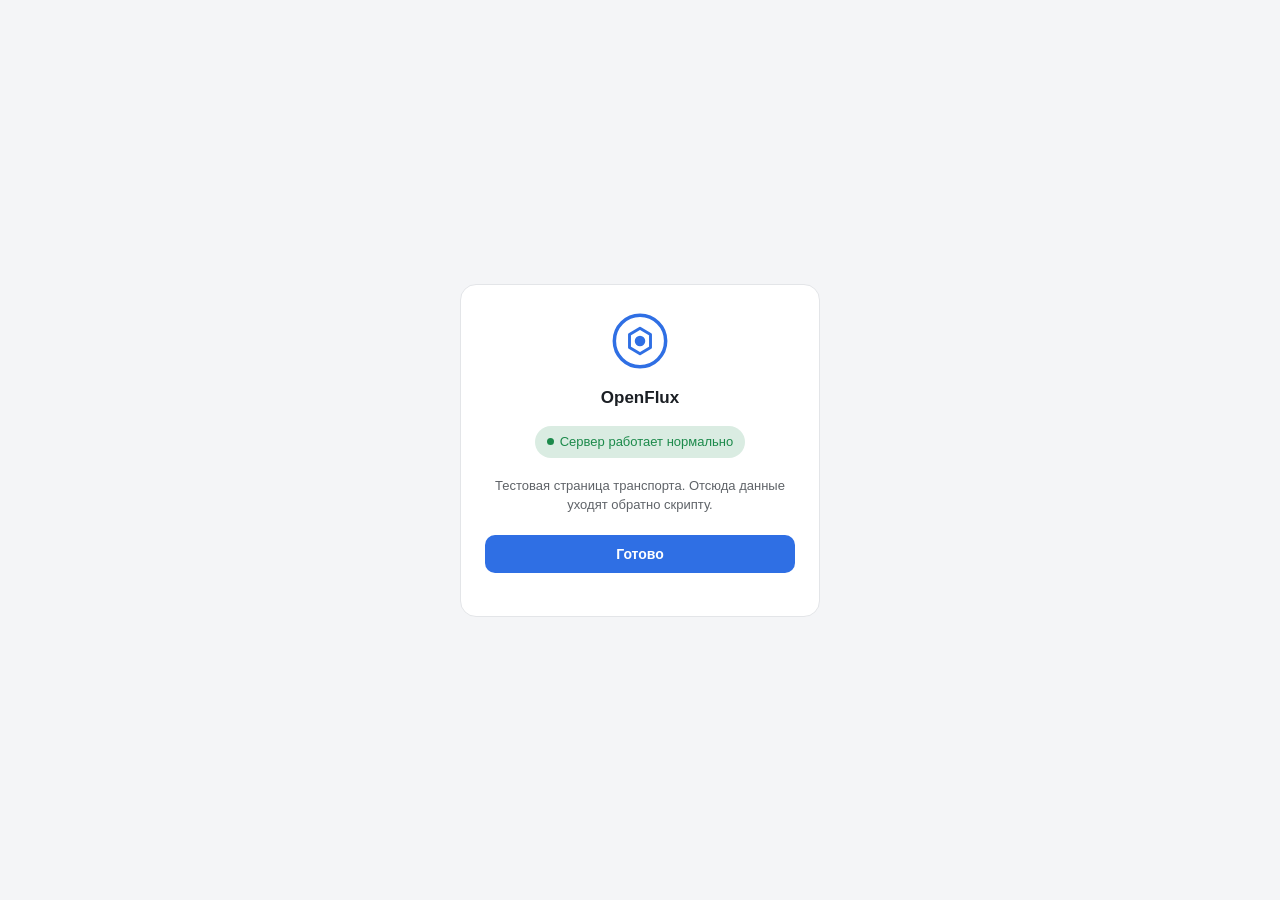
<file: OpenFlux/transport/script/js/template_html.html>
<!--
  OpenFlux script-transport setup-page template.

  A script transport that needs the operator to do something in a real
  browser context before it can connect - log in, solve a captcha, paste a
  token - asks the core to show one of these instead of a plain params
  form. This file is the companion to ../template.js: that one is the
  contract for Transport.{info,open,write,close,onEvent}; this one is the
  contract for the page itself.

  STATUS: wired end to end, core and both apps. The flow:

    1. The script calls raise("needsSetup", { html: "<this file's content
       with its own values filled in>", reason: "<short title>" }), or
       {url: "http://127.0.0.1:<port>/"} for a page the script serves ITSELF
       over httpserver.listen() (own routes, fetch() with a real origin), or
       {url: "https://..."} for a real site. The core CHECKS the payload and
       throws a TypeError into the script for anything else (see
       transport/script/setuppage.go): only https, inline html, or the
       loopback port of a server this script started.
    2. The core marks a page that is the script's own (html, or its loopback
       server) as "own" and forwards it to the app: IPC on a client
       (ipc.CookiesRequestPayload, with Own), the Session control channel on
       an exit (inline html only; an exit's loopback address means nothing on
       the client and is dropped).
    3. The app's browser (BuiltInBrowser.openHtml / openOwn on desktop, WebPage
       on Android) shows it and defines window.openfluxSubmit: before the
       page's own scripts for inline html, once the page has loaded for a
       page from the script's own server (then the "openflux-ready" event
       fires). The function belongs to the page's own address: another origin
       cannot use it. The dialog's title is the script's `reason`; a setup page
       has no "Готово" of the app's own - submitting is this page's job.
    4. The data is delivered to the script the same way a solved captcha's
       cookies always have been: ApplyCookies writes it into the jar and fires
       onEvent("cookiesApplied") - the script reads it back via cookieJar.get()
       (see ../template.js).

  payload may be flat ({key: value, ...}) or scoped ({client: {...}, node:
  {...}}); only the client half is delivered today. Values arrive as strings
  (numbers and booleans become their text; null, objects and arrays are
  dropped; at least one value is required).

  A SETTINGS page of your own (Transport.settings(values), see template.js) is
  the same kind of page, shown from the "Настройки" button; most scripts just
  declare info().params and get a generated one.

  Try it without an app: scripttest serves a raised page on 127.0.0.1 with
  window.openfluxSubmit in it (-open shows it, -submit answers it).

  window.openfluxSubmit is injected by the app; it is undefined when this
  file is opened in an ordinary browser (e.g. while designing the page),
  so every call here is guarded.
-->
<!doctype html>
<html lang="ru">
<head>
<meta charset="utf-8">
<meta name="viewport" content="width=device-width, initial-scale=1">
<title>OpenFlux — настройка транспорта</title>
<style>
  :root {
    --bg: #0f1115;
    --card: #171a21;
    --text: #e8eaed;
    --muted: #9aa0a6;
    --accent: #4c9aff;
    --ok: #3ddc84;
    --border: #262a33;
  }
  @media (prefers-color-scheme: light) {
    :root {
      --bg: #f4f5f7;
      --card: #ffffff;
      --text: #1b1f24;
      --muted: #5f6368;
      --accent: #2f6fe4;
      --ok: #1c8a4b;
      --border: #e3e5e8;
    }
  }
  * { box-sizing: border-box; }
  body {
    margin: 0;
    min-height: 100vh;
    display: flex;
    align-items: center;
    justify-content: center;
    background: var(--bg);
    color: var(--text);
    font: 15px/1.5 -apple-system, "Segoe UI", Roboto, Helvetica, Arial, sans-serif;
    padding: 16px;
  }
  .card {
    width: 100%;
    max-width: 360px;
    background: var(--card);
    border: 1px solid var(--border);
    border-radius: 16px;
    padding: 28px 24px;
    text-align: center;
  }
  .logo {
    width: 56px;
    height: 56px;
    margin: 0 auto 16px;
    display: block;
  }
  h1 {
    font-size: 17px;
    font-weight: 600;
    margin: 0 0 4px;
  }
  .status {
    display: inline-flex;
    align-items: center;
    gap: 6px;
    margin: 12px 0 18px;
    padding: 6px 12px;
    border-radius: 999px;
    background: color-mix(in srgb, var(--ok) 16%, transparent);
    color: var(--ok);
    font-size: 13px;
    font-weight: 500;
  }
  .status::before {
    content: "";
    width: 7px;
    height: 7px;
    border-radius: 50%;
    background: var(--ok);
  }
  p.hint {
    color: var(--muted);
    font-size: 13px;
    margin: 0 0 20px;
  }
  button {
    width: 100%;
    padding: 11px 16px;
    border: none;
    border-radius: 10px;
    background: var(--accent);
    color: #fff;
    font-size: 14px;
    font-weight: 600;
    cursor: pointer;
  }
  button:active { opacity: 0.85; }
  code {
    font-size: 12px;
    color: var(--muted);
  }
</style>
</head>
<body>
  <div class="card">
    <svg class="logo" viewBox="0 0 48 48" fill="none" xmlns="http://www.w3.org/2000/svg">
      <circle cx="24" cy="24" r="22" stroke="var(--accent)" stroke-width="3"/>
      <path d="M24 13 L33 18.5 V29.5 L24 35 L15 29.5 V18.5 Z" stroke="var(--accent)" stroke-width="2.5" stroke-linejoin="round"/>
      <circle cx="24" cy="24" r="4.5" fill="var(--accent)"/>
    </svg>
    <h1>OpenFlux</h1>
    <div class="status">Сервер работает нормально</div>
    <p class="hint">Тестовая страница транспорта. Отсюда данные уходят обратно скрипту.</p>
    <button id="done">Готово</button>
    <p><code id="echo"></code></p>
  </div>
  <script>
    document.getElementById("done").addEventListener("click", function () {
      var payload = { ok: true, ts: Date.now() };
      if (window.openfluxSubmit) {
        window.openfluxSubmit(payload);
      } else {
        // Opened outside the app (plain browser, while designing the page).
        document.getElementById("echo").textContent =
          "window.openfluxSubmit не найден — открыто вне приложения; было бы отправлено: " + JSON.stringify(payload);
      }
    });
  </script>
</body>
</html>
</file>
<file: static/style.css>
/* WDTT Mini App — красно-чёрная палитра, Telegram-native layout */
:root {
  color-scheme: dark;
  --bg: #0a0a0c;
  --card: #141418;
  --text: #f2f2f4;
  --hint: #9b9ba6;
  --link: #ff3b47;
  --btn: #e01e2b;
  --btn-text: #ffffff;
  --border: rgba(255,255,255,.12);
  --soft: rgba(255,255,255,.07);
  --ok: #22c55e;
  --err: #ff4d5a;
  --warn: #f59e0b;
  --radius: 16px;
  --shadow: 0 2px 10px rgba(0, 0, 0, .45);
  --safe-b: env(safe-area-inset-bottom, 0px);
  --safe-t: env(safe-area-inset-top, 0px);
}
* { box-sizing: border-box; margin: 0; padding: 0; -webkit-tap-highlight-color: transparent; }
html { -webkit-text-size-adjust: 100%; }
body {
  background: var(--bg);
  color: var(--text);
  font-family: -apple-system, BlinkMacSystemFont, 'Segoe UI', Roboto, sans-serif;
  font-size: clamp(14px, 1vw + 12px, 16px);
  line-height: 1.45;
  height: 100vh;
  height: 100dvh;
  display: flex;
  flex-direction: column;
  overflow: hidden;
  overscroll-behavior-y: none;
}
#app {
  flex: 1 1 auto;
  min-height: 0;
  overflow-y: auto;
  -webkit-overflow-scrolling: touch;
  overscroll-behavior-y: contain;
  max-width: 100%;
  margin: 0 auto;
  width: 100%;
}
button { font-family: inherit; }

/* ===== шапка ===== */
.header {
  padding: calc(14px + var(--safe-t)) 16px 10px;
  font-size: 22px;
  font-weight: 700;
  letter-spacing: -.02em;
  display: flex;
  align-items: center;
  gap: 10px;
}
.header small { display: block; font-size: 13px; font-weight: 400; color: var(--hint); letter-spacing: 0; }
.header .brand-mark {
  width: auto; min-width: 38px; height: 38px; flex: none;
  padding: 0 9px;
  border-radius: 12px;
  background: linear-gradient(135deg, var(--btn), color-mix(in srgb, var(--btn) 45%, #000));
  color: #fff; font-size: 15px; font-weight: 800; letter-spacing: .4px;
  display: grid; place-items: center; white-space: nowrap;
  box-shadow: 0 4px 12px color-mix(in srgb, var(--btn) 35%, transparent);
}
.header > div { min-width: 0; }

/* ===== карточки ===== */
.card {
  background: var(--card);
  border-radius: var(--radius);
  padding: 16px;
  margin: 10px 12px;
  box-shadow: var(--shadow);
  border: 1px solid var(--border);
}
.card h3 {
  font-size: 12px; text-transform: uppercase; letter-spacing: .6px;
  color: var(--hint); margin-bottom: 10px; font-weight: 700;
}
.card.flush { padding: 4px 16px; }

/* выбор устройства в инструкции: карточка-кнопка на всю ширину */
.dev-card {
  display: block; width: calc(100% - 24px); text-align: left; cursor: pointer;
  font: inherit; color: inherit; background: var(--card);
}
.dev-card:active { transform: scale(.99); }
.dev-card .note { display: block; margin-top: 2px; }
/* шаг инструкции без скриншота (напр. Windows) */
.instr-text { margin: .5rem 0; line-height: 1.5; }

/* ===== hero-карточка подписки ===== */
.hero-card {
  background: linear-gradient(135deg, var(--btn), color-mix(in srgb, var(--btn) 40%, #000));
  color: #fff; border: none;
  box-shadow: 0 10px 26px color-mix(in srgb, var(--btn) 30%, transparent);
  padding: 18px 16px;
}
.hero-card .row .k { color: rgba(255,255,255,.82); }
.hero-card .status-active { color: #d7ffe4; }
.hero-card .bar { background: rgba(255,255,255,.25); }
.hero-card .bar > div { background: #fff; }
.hero-card h3 { color: rgba(255,255,255,.85); }
.hero-title { font-size: 19px; font-weight: 700; margin-bottom: 2px; }
.hero-sub { font-size: 13px; color: rgba(255,255,255,.85); margin-bottom: 12px; }
.badge {
  display: inline-flex; align-items: center; gap: 5px;
  padding: 3px 10px; border-radius: 999px;
  font-size: 11px; font-weight: 700; text-transform: uppercase; letter-spacing: .4px;
}
.badge.ok { background: rgba(255,255,255,.22); color: #fff; }
.badge.err { background: color-mix(in srgb, var(--err) 16%, transparent); color: var(--err); }
.badge.warn { background: color-mix(in srgb, var(--warn) 18%, transparent); color: var(--warn); }

/* ===== строки параметров ===== */
.row { display: flex; justify-content: space-between; align-items: center; gap: 12px; padding: 6px 0; }
.row .k { color: var(--hint); font-size: 14px; }
.row .v { font-weight: 600; text-align: right; word-break: break-word; }
.status-active { color: var(--ok); font-weight: 700; }
.status-expired { color: var(--err); font-weight: 700; }

/* ===== прогресс-бар ===== */
.bar { height: 8px; border-radius: 999px; background: var(--soft); overflow: hidden; margin-top: 8px; }
.bar > div {
  height: 100%; border-radius: 999px;
  background: linear-gradient(90deg, var(--btn), color-mix(in srgb, var(--btn) 40%, #000));
  transition: width .5s cubic-bezier(.22,1,.36,1);
}

/* ===== кнопки ===== */
.btn {
  display: block; width: 100%;
  border: none; border-radius: 13px;
  background: var(--btn); color: var(--btn-text);
  font-size: 15px; font-weight: 650;
  padding: 14px; margin: 8px 0;
  cursor: pointer; text-align: center;
  transition: transform .12s ease, opacity .12s ease, filter .12s ease;
}
.btn:active { transform: scale(.975); opacity: .88; }
.btn:disabled { opacity: .55; cursor: default; transform: none; }
.btn.secondary { background: var(--soft); color: var(--text); }
.btn.ghost { background: transparent; color: var(--link); border: 1px solid var(--border); }
.btn.sm { padding: 9px 14px; font-size: 13px; border-radius: 11px; margin: 0; width: auto; display: inline-block; }

/* ===== ссылки подключения ===== */
.link-box {
  background: var(--soft); border-radius: 12px;
  padding: 12px 12px 11px; font-size: 12px;
  word-break: break-all; font-family: ui-monospace, 'SF Mono', Consolas, monospace;
  margin: 6px 0; position: relative;
  border: 1px solid var(--border);
}
.link-box .link-text { display: block; padding-right: 74px; opacity: .9; }
.link-box .copy {
  position: absolute; top: 8px; right: 8px;
  font-size: 11px; font-weight: 700; color: var(--link);
  background: var(--card); border: 1px solid var(--border);
  border-radius: 8px; padding: 4px 9px; cursor: pointer;
}
.link-box .copy:active { transform: scale(.94); }

/* ===== тарифы ===== */
.plan {
  display: flex; justify-content: space-between; align-items: center; gap: 12px;
  padding: 14px 4px; border-bottom: 1px solid var(--border);
}
.plan:last-child { border-bottom: none; }
.plan .name { font-weight: 650; }
.plan .desc { font-size: 12px; color: var(--hint); margin-top: 2px; }
.plan .price { text-align: right; flex: none; }
.plan .price .rub { font-weight: 750; font-size: 17px; color: var(--btn); }
.plan .actions { display: flex; flex-direction: column; gap: 6px; align-items: flex-end; }

/* ===== приложения для подключения ===== */
.apps { display: flex; gap: 8px; flex-wrap: wrap; margin: 2px 0; }
.app-link {
  display: flex; align-items: center; gap: 8px;
  background: var(--card); border: 1px solid var(--border); border-radius: 13px;
  padding: 10px 12px; color: var(--text); text-decoration: none;
  font-weight: 650; font-size: 13px; line-height: 1.25;
  flex: 1 1 140px; justify-content: center; text-align: center;
  transition: transform .15s ease, border-color .15s ease;
}
.app-link:active { transform: scale(.985); }
.app-link small { color: var(--hint); font-weight: 400; font-size: 11px; }
.app-link .app-ico { font-size: 20px; }

/* ===== нижняя навигация (всегда закреплена снизу) ===== */
.nav {
  flex: 0 0 auto;
  z-index: 50;
  padding: 8px 8px calc(8px + var(--safe-b));
  background: color-mix(in srgb, var(--bg) 88%, transparent);
  backdrop-filter: blur(14px); -webkit-backdrop-filter: blur(14px);
  border-top: 1px solid var(--border);
}
.nav-inner {
  display: flex; gap: 2px;
  max-width: 620px; margin: 0 auto; width: 100%;
}
.nav button {
  flex: 1; border: none; background: transparent; color: var(--hint);
  border-radius: 12px; padding: 6px 2px 5px;
  font-size: 10.5px; font-weight: 600; cursor: pointer;
  display: flex; flex-direction: column; align-items: center; gap: 3px;
  transition: color .15s ease, background .15s ease;
}
.nav button .ico { font-size: 19px; line-height: 1; filter: grayscale(.45); opacity: .8; transition: .15s ease; }
.nav button.active { color: var(--btn); background: color-mix(in srgb, var(--btn) 10%, transparent); }
.nav button.active .ico { filter: none; opacity: 1; transform: translateY(-1px); }
.nav button:active { transform: scale(.94); }

/* ===== ссылка на сайт ===== */
.site-link {
  display: flex; align-items: center; justify-content: center; gap: 7px;
  margin: 8px 12px; padding: 12px;
  text-align: center; background: var(--card);
  border: 1px solid var(--border); border-radius: 13px;
  color: var(--link); text-decoration: none;
  font-size: 13px; font-weight: 650; box-shadow: var(--shadow);
}
.site-link:active { transform: scale(.985); }

/* ===== настройки ===== */
.check { display: flex; gap: 11px; align-items: flex-start; cursor: pointer; font-size: 14px; }
.check input { width: 19px; height: 19px; margin-top: 1px; accent-color: var(--btn); flex: none; }
.check .check-text { flex: 1; }
.check .check-note { display: block; font-size: 12px; color: var(--hint); margin-top: 4px; }
select {
  width: 100%; box-sizing: border-box; margin: 6px 0; padding: 11px 12px;
  border-radius: 10px; border: 1px solid var(--border);
  background: var(--soft); color: var(--text); font: inherit;
}
select:disabled { opacity: .5; }
.inp {
  width: 100%; box-sizing: border-box; margin: 6px 0; padding: 11px 12px;
  border-radius: 10px; border: 1px solid var(--border);
  background: var(--soft); color: var(--text); font: inherit;
}
.note { font-size: 12px; color: var(--hint); line-height: 1.5; }

/* ===== тост ===== */
#toast {
  position: fixed; bottom: calc(86px + var(--safe-b)); left: 50%;
  transform: translate(-50%, 12px);
  background: rgba(20, 24, 28, .94); color: #fff;
  padding: 11px 18px; border-radius: 14px;
  font-size: 13px; font-weight: 500;
  opacity: 0; transition: opacity .22s ease, transform .22s ease;
  pointer-events: none; z-index: 100;
  max-width: 90%; text-align: center;
  box-shadow: 0 8px 24px rgba(0,0,0,.28);
}
#toast.show { opacity: 1; transform: translate(-50%, 0); }

/* ===== скелетоны ===== */
.skeleton {
  background: linear-gradient(90deg, var(--soft) 25%, color-mix(in srgb, var(--hint) 14%, transparent) 37%, var(--soft) 63%);
  background-size: 400% 100%;
  animation: shimmer 1.3s ease infinite;
  border-radius: 10px;
}
@keyframes shimmer { from { background-position: 100% 0; } to { background-position: -100% 0; } }
.sk-line { height: 14px; margin: 10px 0; }
.sk-title { height: 22px; width: 55%; margin-bottom: 14px; }

/* ===== переходы между экранами ===== */
.view-enter { animation: viewIn .26s cubic-bezier(.22,1,.36,1) both; }
@keyframes viewIn { from { opacity: 0; transform: translateY(8px); } to { opacity: 1; transform: none; } }

/* ===== инструкция ===== */
.help-step {
  padding: 11px 0; border-bottom: 1px solid var(--border);
  display: flex; gap: 10px; align-items: flex-start;
}
.help-step:last-child { border-bottom: none; }
.help-step .n {
  width: 22px; height: 22px; flex: none; border-radius: 50%;
  background: color-mix(in srgb, var(--btn) 14%, transparent);
  color: var(--btn); font-size: 12px; font-weight: 700;
  display: grid; place-items: center;
}
.help-step b { color: var(--link); }

/* ===== адаптив ===== */
@media (max-width: 359px) {
  .header { font-size: 19px; padding: calc(12px + var(--safe-t)) 12px 8px; }
  .card { margin: 8px 8px; padding: 13px; border-radius: 14px; }
  .plan { flex-direction: column; align-items: flex-start; gap: 10px; }
  .plan .price { text-align: left; }
  .plan .actions { flex-direction: row; width: 100%; }
  .plan .actions .btn { flex: 1; }
  .btn { font-size: 14px; padding: 12px; }
  .nav button { font-size: 9.5px; }
}
@media (min-width: 600px) {
  #app { max-width: 620px; }
  .header { font-size: 26px; padding: calc(20px + var(--safe-t)) 20px 12px; }
  .card { margin: 12px 16px; padding: 20px; border-radius: 18px; }
  /* на планшете/десктопе колонка по центру, нижняя навигация — внутри колонки */
  .nav {
    max-width: 620px; margin: 0 auto; width: 100%;
    border-left: 1px solid var(--border); border-right: 1px solid var(--border);
    border-radius: 18px 18px 0 0;
  }
  .btn { font-size: 16px; padding: 15px; border-radius: 14px; }
  .site-link { margin: 10px 16px; }
}
@media (min-width: 1024px) {
  #app { max-width: 680px; }
  .nav { max-width: 680px; }
  body { background: radial-gradient(1100px 650px at 50% -12%, rgba(224, 30, 43, .12), transparent), var(--bg); }
}

/* пошаговые инструкции со скриншотами */
.instr-step{margin:1rem 0;text-align:center}
.instr-step img{max-width:100%;max-height:420px;border-radius:10px;border:1px solid var(--border,#333)}
.instr-step figcaption{color:var(--muted,var(--hint,#888));font-size:.85rem;margin-top:.4rem}
</file>
